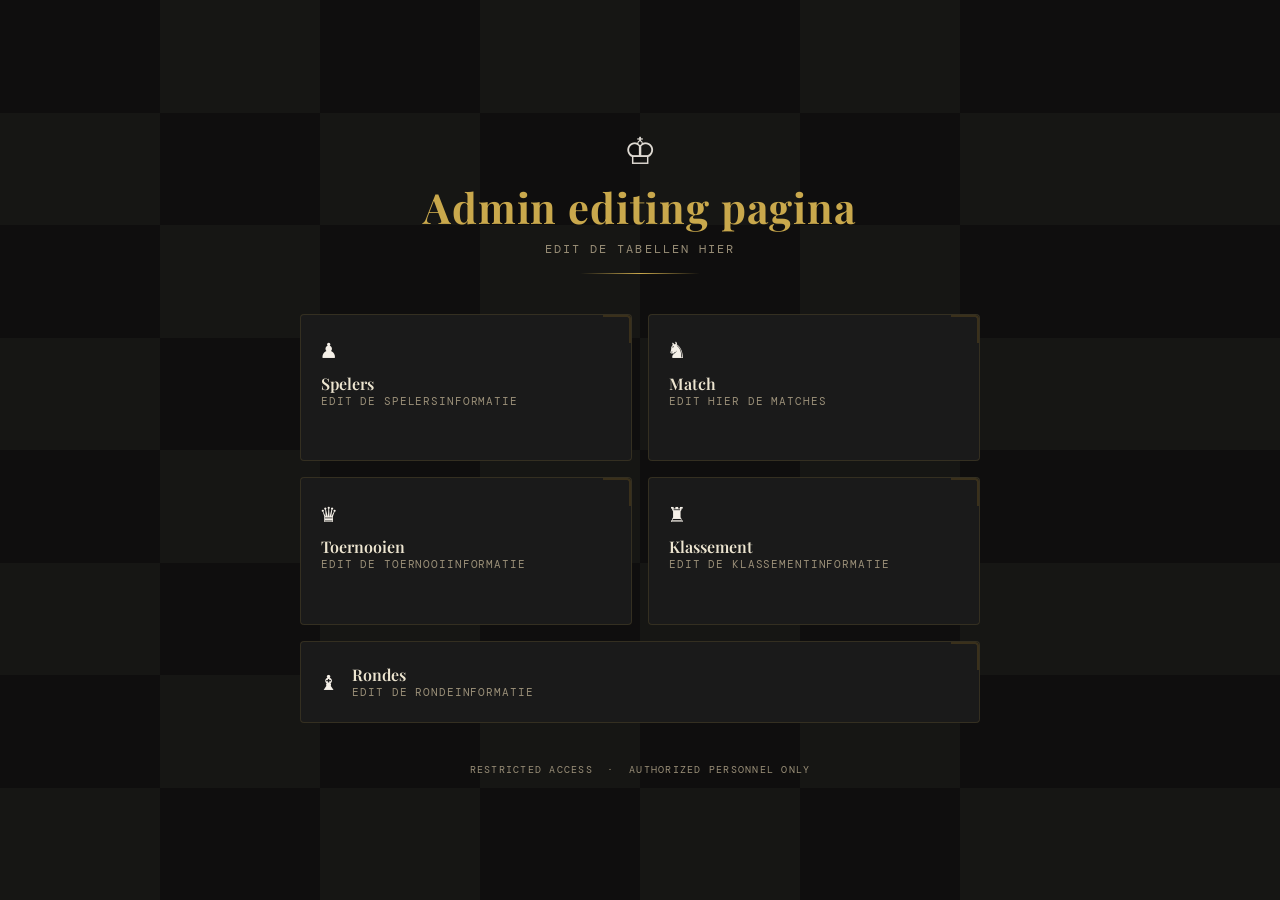
<file: admin-hub.html>
<!DOCTYPE html>
<html lang="en">
<head>
  <meta charset="UTF-8" />
  <meta name="viewport" content="width=device-width, initial-scale=1.0" />
  <title>Admin Editing — Chess Hub</title>
  <link href="https://fonts.googleapis.com/css2?family=Playfair+Display:wght@400;600;700&family=DM+Mono:wght@400;500&display=swap" rel="stylesheet" />
  <style>

    :root {
  --bg: #0c0b09; --bg2: #141210; --bg3: #1c1a16; --bg4: #242118;
  --gold: #c9a84c; --gold-dim: #6b5420; --cream: #ede5d0;
  --muted: #7a7160; --border: rgba(201,168,76,0.15);
  --border2: rgba(201,168,76,0.30); --nav-bg: rgba(12,11,9,0.95);
}
body.day, html.day body {
  --bg: #f5f0e8; --bg2: #ede5d0; --bg3: #e0d5be; --bg4: #d4c8b0;
  --gold: #7a5518; --gold-dim: #b8962a; --cream: #1c1a14;
  --muted: #6b5e44; --border: rgba(100,70,20,0.18);
  --border2: rgba(100,70,20,0.35); --nav-bg: rgba(245,240,232,0.97);
}


    *, *::before, *::after { box-sizing: border-box; margin: 0; padding: 0; }

    /* eigen variabelen voor admin-hub */
    :root {
      --dark: #0e0e0e;
      --dark2: #1a1a1a;
      --dark3: #242424;
      --white-sq: #d4c49a;
      --black-sq: #2c2416;
      --text: #f5f0e8;
      --text-dim: #9a8f78;
    }

    /* dag modus overrides voor admin-hub specifieke variabelen */
    body.day, html.day body {
      --dark: #f5f0e8;
      --dark2: #ede5d0;
      --dark3: #e0d5be;
      --text: #1c1a14;
      --text-dim: #6b5e44;
    }

    html, body {
      height: 100%;
      background: var(--dark);
      color: var(--text);
      font-family: 'DM Mono', monospace;
    }

    body {
      min-height: 100vh;
      display: flex;
      flex-direction: column;
      align-items: center;
      justify-content: center;
      padding: 2rem 1rem;
      position: relative;
      overflow-x: hidden;
    }

    /* Checkerboard background */
    .bg-board {
      position: fixed;
      inset: 0;
      display: grid;
      grid-template-columns: repeat(8, 1fr);
      grid-template-rows: repeat(8, 1fr);
      opacity: 0.045;
      pointer-events: none;
      z-index: 0;
    }
    .bg-board span:nth-child(odd) { background: var(--white-sq); }
    .bg-board span:nth-child(even) { background: var(--black-sq); }
    .bg-board span:nth-child(16n+2),.bg-board span:nth-child(16n+4),.bg-board span:nth-child(16n+6),.bg-board span:nth-child(16n+8),
    .bg-board span:nth-child(16n+9),.bg-board span:nth-child(16n+11),.bg-board span:nth-child(16n+13),.bg-board span:nth-child(16n+15) {
      background: var(--black-sq);
    }
    .bg-board span:nth-child(16n+1),.bg-board span:nth-child(16n+3),.bg-board span:nth-child(16n+5),.bg-board span:nth-child(16n+7),
    .bg-board span:nth-child(16n+10),.bg-board span:nth-child(16n+12),.bg-board span:nth-child(16n+14),.bg-board span:nth-child(16n+16) {
      background: var(--white-sq);
    }

    .container {
      position: relative;
      z-index: 1;
      width: 100%;
      max-width: 680px;
      display: flex;
      flex-direction: column;
      align-items: center;
      gap: 2.5rem;
    }

    /* Header */
    header {
      text-align: center;
      display: flex;
      flex-direction: column;
      align-items: center;
      gap: 0.75rem;
      animation: fadeDown 0.6s ease both;
    }

    .king-icon {
      font-size: 3rem;
      line-height: 1;
      opacity: 0.9;
      animation: pulse 4s ease-in-out infinite;
    }

    @keyframes pulse {
      0%, 100% { transform: translateY(0); }
      50% { transform: translateY(-4px); }
    }

    h1 {
      font-family: 'Playfair Display', serif;
      font-size: clamp(1.8rem, 5vw, 2.6rem);
      font-weight: 700;
      letter-spacing: 0.02em;
      color: var(--gold);
      line-height: 1.1;
    }

    .subtitle {
      font-size: 0.72rem;
      letter-spacing: 0.18em;
      color: var(--text-dim);
      text-transform: uppercase;
    }

    .divider {
      width: 120px;
      height: 1px;
      background: linear-gradient(90deg, transparent, var(--gold), transparent);
      margin-top: 0.25rem;
    }

    /* Buttons grid */
    .grid {
      display: grid;
      grid-template-columns: 1fr 1fr;
      gap: 1rem;
      width: 100%;
      animation: fadeUp 0.7s ease 0.15s both;
    }

    .btn-card {
      display: flex;
      flex-direction: column;
      align-items: flex-start;
      gap: 0.6rem;
      padding: 1.4rem 1.25rem;
      background: var(--dark2);
      border: 1px solid var(--border);
      border-radius: 4px;
      cursor: pointer;
      text-decoration: none;
      color: var(--text);
      position: relative;
      overflow: hidden;
      transition: border-color 0.2s, background 0.2s, transform 0.15s;
    }

    .btn-card::before {
      content: '';
      position: absolute;
      inset: 0;
      background: linear-gradient(135deg, rgba(200,168,75,0.06) 0%, transparent 60%);
      opacity: 0;
      transition: opacity 0.25s;
    }

    .btn-card:hover {
      border-color: var(--gold);
      background: var(--dark3);
      transform: translateY(-2px);
    }

    .btn-card:hover::before { opacity: 1; }

    .btn-card:active { transform: translateY(0) scale(0.99); }

    /* corner accent */
    .btn-card::after {
      content: '';
      position: absolute;
      top: 0; right: 0;
      width: 28px; height: 28px;
      border-top: 2px solid var(--gold-dim);
      border-right: 2px solid var(--gold-dim);
      border-top-right-radius: 4px;
      opacity: 0.4;
      transition: opacity 0.2s;
    }
    .btn-card:hover::after { opacity: 1; }

    .btn-card.wide {
      grid-column: 1 / -1;
      flex-direction: row;
      align-items: center;
      gap: 1rem;
    }

    .piece {
      font-size: 1.6rem;
      line-height: 1;
      flex-shrink: 0;
    }

    .btn-label {
      font-family: 'Playfair Display', serif;
      font-size: 1rem;
      font-weight: 600;
      color: var(--cream);
      margin: 0;
    }

    .btn-desc {
      font-size: 0.68rem;
      letter-spacing: 0.08em;
      color: var(--text-dim);
      text-transform: uppercase;
    }

    .arrow {
      margin-left: auto;
      font-size: 1rem;
      color: var(--gold);
      opacity: 0;
      transform: translateX(-6px);
      transition: opacity 0.2s, transform 0.2s;
      flex-shrink: 0;
    }
    .btn-card:hover .arrow { opacity: 1; transform: translateX(0); }

    /* stagger animation */
    .btn-card:nth-child(1) { animation: fadeUp 0.5s ease 0.2s both; }
    .btn-card:nth-child(2) { animation: fadeUp 0.5s ease 0.28s both; }
    .btn-card:nth-child(3) { animation: fadeUp 0.5s ease 0.36s both; }
    .btn-card:nth-child(4) { animation: fadeUp 0.5s ease 0.44s both; }
    .btn-card:nth-child(5) { animation: fadeUp 0.5s ease 0.52s both; }

    @keyframes fadeDown {
      from { opacity: 0; transform: translateY(-16px); }
      to   { opacity: 1; transform: translateY(0); }
    }

    @keyframes fadeUp {
      from { opacity: 0; transform: translateY(16px); }
      to   { opacity: 1; transform: translateY(0); }
    }

    footer {
      font-size: 0.65rem;
      letter-spacing: 0.12em;
      color: var(--text-dim);
      text-transform: uppercase;
      animation: fadeUp 0.5s ease 0.6s both;
    }
  </style>
  <script>
    // Thema onmiddellijk toepassen — gebruikt <html> want <body> bestaat nog niet
    (function() {
      if (localStorage.getItem('royal-gambit-theme') === 'day')
        document.documentElement.classList.add('day');
    })();
  </script>
</head>
<body>

  <div class="bg-board" aria-hidden="true">
    <script>
      (function(){
        var b = document.querySelector('.bg-board');
        for(var i=0;i<64;i++) b.appendChild(document.createElement('span'));
      })();
    </script>
  </div>

  <div class="container">

    <header>
      <div class="king-icon">♔</div>
      <h1>Admin editing pagina</h1>
      <p class="subtitle">Edit de tabellen hier</p>
      <div class="divider"></div>
    </header>

    <nav class="grid" aria-label="Admin editing pages">

      <a class="btn-card" href="spelers.html">
        <div class="piece">♟</div>
        <div>
          <p class="btn-label">Spelers</p>
          <p class="btn-desc">Edit de spelersinformatie</p>
        </div>
        <span class="arrow">→</span>
      </a>

      <a class="btn-card" href="spel.html">
        <div class="piece">♞</div>
        <div>
          <p class="btn-label">Match</p>
          <p class="btn-desc">Edit hier de matches</p>
        </div>
        <span class="arrow">→</span>
      </a>

      <a class="btn-card" href="toernooien.html">
        <div class="piece">♛</div>
        <div>
          <p class="btn-label">Toernooien</p>
          <p class="btn-desc">Edit de toernooiinformatie</p>
        </div>
        <span class="arrow">→</span>
      </a>

      <a class="btn-card" href="klassement.html">
        <div class="piece">♜</div>
        <div>
          <p class="btn-label">Klassement</p>
          <p class="btn-desc">Edit de klassementinformatie</p>
        </div>
        <span class="arrow">→</span>
      </a>

      <a class="btn-card wide" href="ronde.html">
        <div class="piece">♝</div>
        <div>
          <p class="btn-label">Rondes</p>
          <p class="btn-desc">Edit de rondeinformatie</p>
        </div>
        <span class="arrow">→</span>
      </a>

    </nav>

    <footer>Restricted access &nbsp;·&nbsp; Authorized personnel only</footer>

  </div>
  

</body>
</html>
</file>
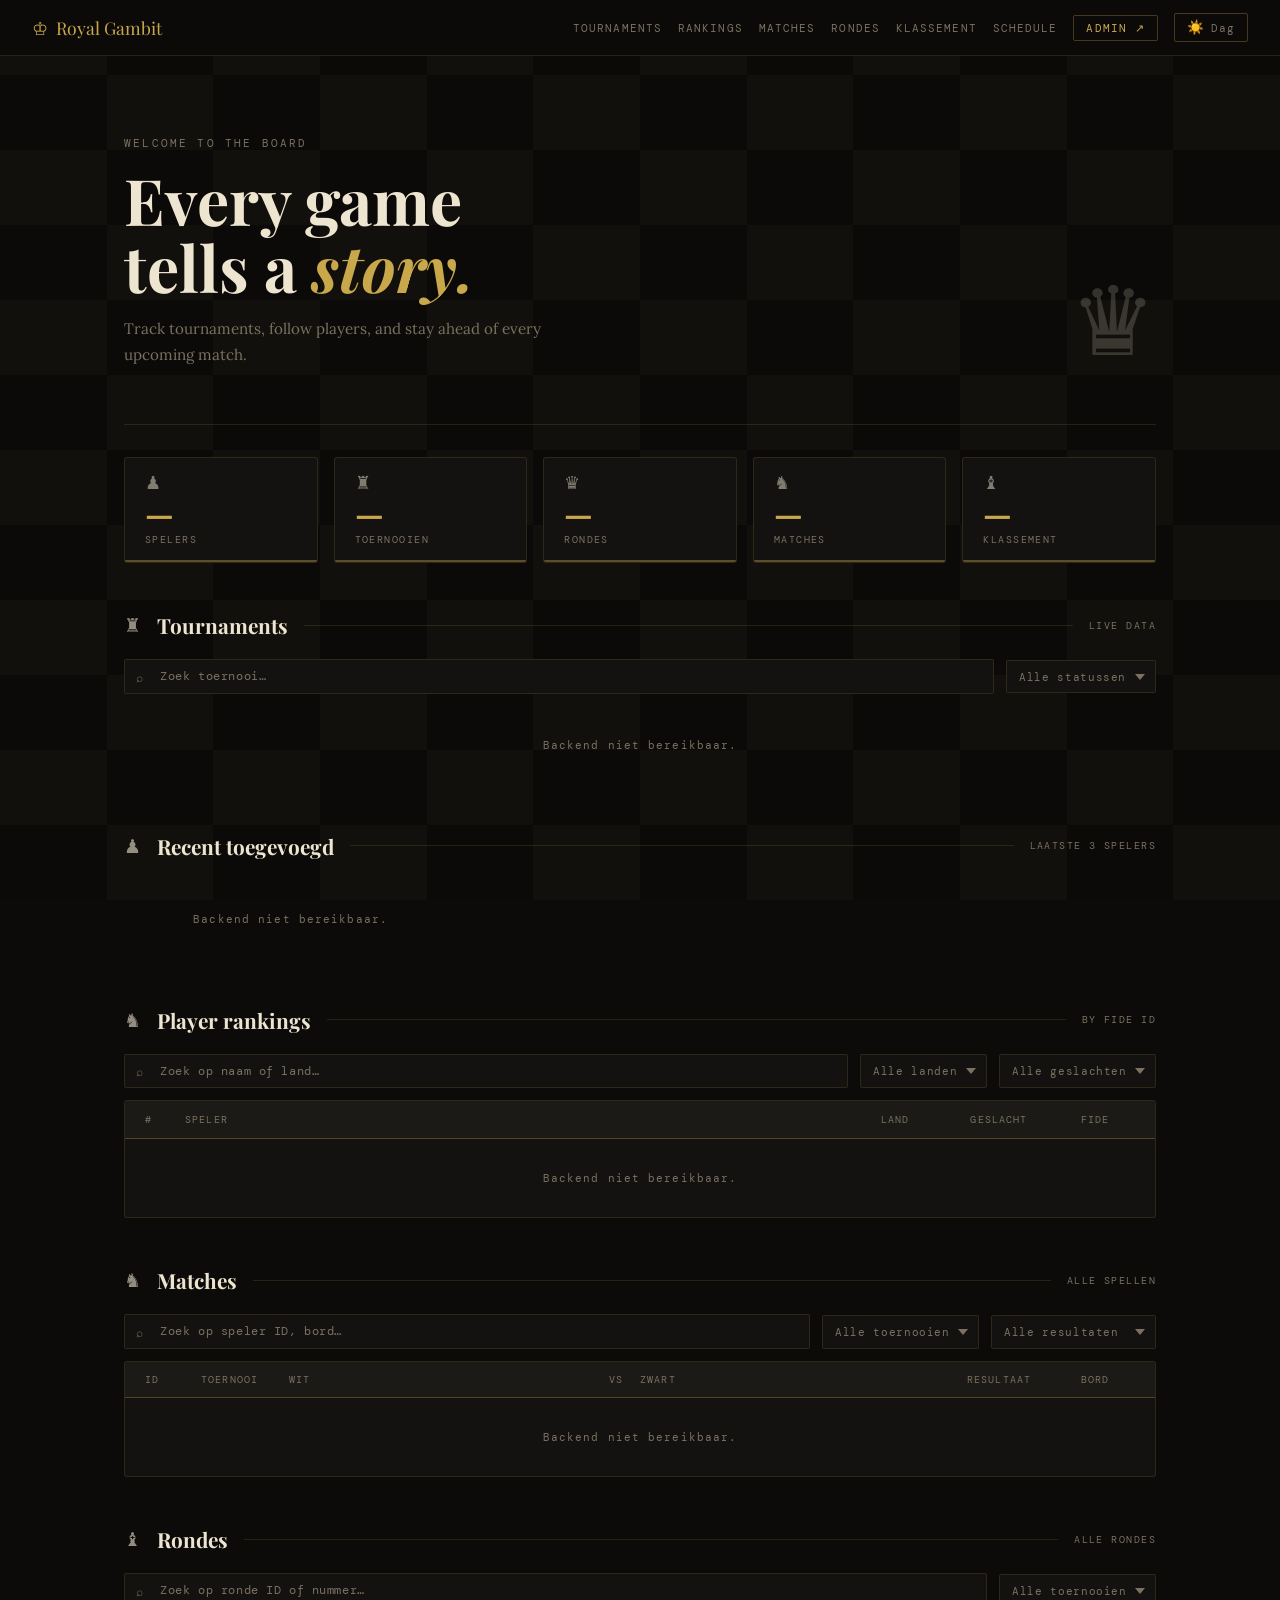
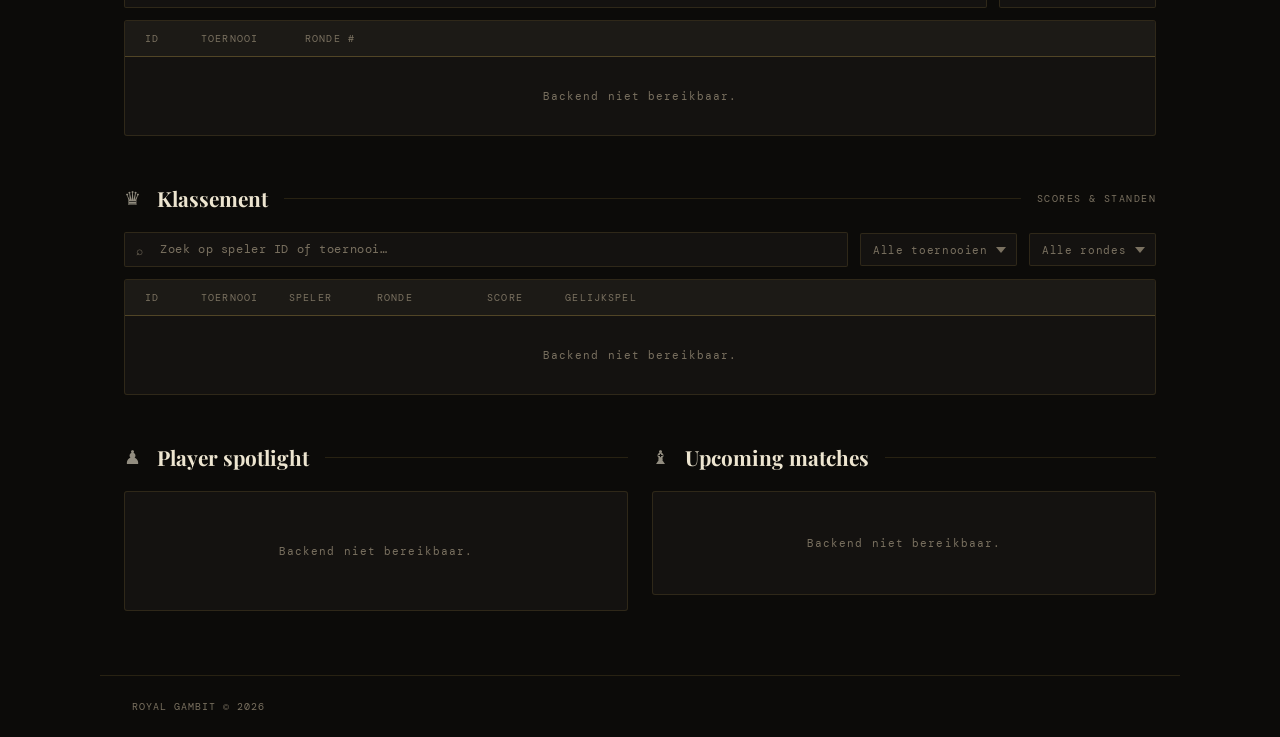
<file: home.html>
<!DOCTYPE html>
<html lang="en">
<head>
  <meta charset="UTF-8" />
  <meta name="viewport" content="width=device-width, initial-scale=1.0"/>
  <title>Royal Gambit</title>
  <link href="https://fonts.googleapis.com/css2?family=Playfair+Display:ital,wght@0,400;0,700;1,400&family=DM+Mono:wght@400;500&family=Lora:wght@400;500&display=swap" rel="stylesheet"/>
  <style>
    *, *::before, *::after { box-sizing: border-box; margin: 0; padding: 0; }

    :root {
      --bg:       #0c0b09;
      --bg2:      #141210;
      --bg3:      #1c1a16;
      --bg4:      #242118;
      --gold:     #c9a84c;
      --gold2:    #e8c97a;
      --gold-dim: #6b5420;
      --cream:    #ede5d0;
      --muted:    #7a7160;
      --border:   rgba(201,168,76,0.15);
      --border2:  rgba(201,168,76,0.30);
      --nav-bg:   rgba(12,11,9,0.95);
    }
    body.day {
      --bg:       #f5f0e8; --bg2: #ede5d0; --bg3: #e0d5be; --bg4: #d4c8b0;
      --gold:     #7a5518; --gold2: #9a7028; --gold-dim: #b8962a;
      --cream:    #1c1a14; --muted: #6b5e44;
      --border:   rgba(100,70,20,0.18); --border2: rgba(100,70,20,0.35);
      --nav-bg:   rgba(245,240,232,0.97);
    }

    html { scroll-behavior: smooth; }
    body { background: var(--bg); color: var(--cream); font-family: 'Lora', serif; min-height: 100vh; overflow-x: hidden; transition: background 0.35s ease, color 0.35s ease; }

    .board-bg { position: fixed; inset: 0; z-index: 0; pointer-events: none; display: grid; grid-template-columns: repeat(12,1fr); grid-template-rows: repeat(12,1fr); opacity: 0.03; }
    .board-bg span { display: block; }

    nav { position: sticky; top: 0; z-index: 100; background: var(--nav-bg); backdrop-filter: blur(8px); border-bottom: 1px solid var(--border); display: flex; align-items: center; justify-content: space-between; padding: 0 2rem; height: 56px; transition: background 0.35s ease, border-color 0.35s ease; }
    .nav-logo { font-family: 'Playfair Display', serif; font-size: 1.1rem; color: var(--gold); display: flex; align-items: center; gap: 0.5rem; text-decoration: none; }
    .nav-links { display: flex; gap: 1rem; align-items: center; flex-wrap: wrap; }
    .nav-links a { font-family: 'DM Mono', monospace; font-size: 0.68rem; letter-spacing: 0.1em; text-transform: uppercase; color: var(--muted); text-decoration: none; transition: color 0.2s; }
    .nav-links a:hover { color: var(--gold); }
    .nav-admin { color: var(--gold) !important; border: 1px solid var(--border2); padding: 5px 12px; border-radius: 2px; transition: background 0.2s, color 0.2s !important; }
    .nav-admin:hover { background: var(--gold); color: var(--bg) !important; }
    .theme-toggle { background: none; border: 1px solid var(--border2); border-radius: 2px; padding: 5px 12px; cursor: pointer; font-family: 'DM Mono', monospace; font-size: 0.68rem; letter-spacing: 0.08em; color: var(--muted); transition: all 0.2s; display: flex; align-items: center; gap: 0.4rem; }
    .theme-toggle:hover { border-color: var(--gold); color: var(--gold); }
    .theme-toggle .icon { font-size: 0.85rem; }

    .page { position: relative; z-index: 1; max-width: 1080px; margin: 0 auto; padding: 0 1.5rem 4rem; }

    .hero { padding: 5rem 0 3.5rem; display: grid; grid-template-columns: 1fr auto; gap: 2rem; align-items: end; border-bottom: 1px solid var(--border); animation: fadeUp 0.7s ease both; }
    .hero-eyebrow { font-family: 'DM Mono', monospace; font-size: 0.68rem; letter-spacing: 0.2em; text-transform: uppercase; color: var(--muted); margin-bottom: 1rem; }
    .hero h1 { font-family: 'Playfair Display', serif; font-size: clamp(2.4rem, 6vw, 4rem); font-weight: 700; line-height: 1.05; color: var(--cream); }
    .hero h1 em { font-style: italic; color: var(--gold); }
    .hero-sub { margin-top: 1rem; font-size: 0.95rem; color: var(--muted); max-width: 420px; line-height: 1.7; }
    .hero-piece { font-size: 6rem; line-height: 1; opacity: 0.18; user-select: none; animation: floatPiece 6s ease-in-out infinite; }
    @keyframes floatPiece { 0%,100% { transform: translateY(0) rotate(-3deg); } 50% { transform: translateY(-12px) rotate(3deg); } }

    .sec-head { display: flex; align-items: center; gap: 1rem; margin: 3rem 0 1.25rem; }
    .sec-head h2 { font-family: 'Playfair Display', serif; font-size: 1.3rem; font-weight: 700; color: var(--cream); white-space: nowrap; }
    .sec-head .piece-sm { font-size: 1.2rem; opacity: 0.6; }
    .sec-line { flex: 1; height: 1px; background: var(--border); }
    .sec-label { font-family: 'DM Mono', monospace; font-size: 0.6rem; letter-spacing: 0.15em; text-transform: uppercase; color: var(--muted); white-space: nowrap; }

    .card { background: var(--bg2); border: 1px solid var(--border); border-radius: 3px; padding: 1.25rem 1.5rem; transition: border-color 0.2s, background 0.35s ease; }
    .card:hover { border-color: var(--border2); }

    /* ── STATS BAR (5 blokjes) ── */
    .stats-bar { display: grid; grid-template-columns: repeat(5,1fr); gap: 1rem; margin: 2rem 0 0; animation: fadeUp 0.6s ease 0.08s both; }
    @media (max-width: 750px) { .stats-bar { grid-template-columns: repeat(3,1fr); } }
    @media (max-width: 420px) { .stats-bar { grid-template-columns: repeat(2,1fr); } }
    .stat-block { background: var(--bg2); border: 1px solid var(--border); border-radius: 3px; padding: 1rem 1.25rem; display: flex; flex-direction: column; gap: 0.25rem; position: relative; overflow: hidden; transition: border-color 0.2s, background 0.35s ease; }
    .stat-block::after { content: ''; position: absolute; bottom: 0; left: 0; right: 0; height: 2px; background: var(--gold); opacity: 0.4; transition: opacity 0.2s; }
    .stat-block:hover { border-color: var(--border2); }
    .stat-block:hover::after { opacity: 0.85; }
    .stat-piece { font-size: 1.1rem; opacity: 0.5; line-height: 1; margin-bottom: 0.1rem; }
    .stat-num { font-family: 'Playfair Display', serif; font-size: 2rem; font-weight: 700; color: var(--gold); line-height: 1; }
    .stat-label { font-family: 'DM Mono', monospace; font-size: 0.6rem; letter-spacing: 0.15em; text-transform: uppercase; color: var(--muted); }

    /* ── TOURNAMENTS ── */
    .tournaments { display: grid; grid-template-columns: repeat(auto-fit, minmax(220px,1fr)); gap: 1rem; }
    .t-card { background: var(--bg3); border: 1px solid var(--border); border-radius: 3px; padding: 1.25rem; position: relative; overflow: hidden; transition: border-color 0.2s, transform 0.2s, background 0.35s ease; }
    .t-card:hover { border-color: var(--gold-dim); transform: translateY(-2px); }
    .t-card::before { content: ''; position: absolute; top: 0; left: 0; right: 0; height: 2px; background: var(--gold); opacity: 0.5; }
    .t-status { font-family: 'DM Mono', monospace; font-size: 0.6rem; letter-spacing: 0.12em; text-transform: uppercase; padding: 3px 8px; border-radius: 2px; display: inline-block; margin-bottom: 0.75rem; }
    .t-status.active   { background: rgba(201,168,76,0.12); color: var(--gold); border: 1px solid var(--gold-dim); }
    .t-status.upcoming { background: rgba(122,113,96,0.15); color: var(--muted); border: 1px solid rgba(122,113,96,0.3); }
    .t-status.finished { background: rgba(28,26,22,0.08); color: var(--muted); border: 1px solid var(--border); }
    .t-name { font-family: 'Playfair Display', serif; font-size: 1rem; font-weight: 700; color: var(--cream); margin-bottom: 0.35rem; }
    .t-meta { font-family: 'DM Mono', monospace; font-size: 0.65rem; color: var(--muted); letter-spacing: 0.06em; line-height: 1.8; }

    /* ── RECENT SPELERS ── */
    .recent-grid { display: grid; grid-template-columns: repeat(3,1fr); gap: 1rem; }
    @media (max-width: 640px) { .recent-grid { grid-template-columns: 1fr; } }
    .recent-card { background: var(--bg2); border: 1px solid var(--border); border-radius: 3px; padding: 1.1rem 1.25rem; display: flex; align-items: center; gap: 0.85rem; transition: border-color 0.2s, transform 0.2s, background 0.35s ease; }
    .recent-card:hover { border-color: var(--border2); transform: translateY(-2px); }
    .recent-avatar { width: 42px; height: 42px; border-radius: 50%; background: var(--bg4); border: 1px solid var(--border2); display: flex; align-items: center; justify-content: center; font-size: 0.85rem; font-family: 'DM Mono', monospace; color: var(--gold); flex-shrink: 0; }
    .recent-info { min-width: 0; }
    .recent-name { font-family: 'Lora', serif; font-size: 0.9rem; color: var(--cream); white-space: nowrap; overflow: hidden; text-overflow: ellipsis; }
    .recent-meta { font-family: 'DM Mono', monospace; font-size: 0.62rem; color: var(--muted); letter-spacing: 0.06em; margin-top: 2px; }
    .recent-badge { font-family: 'DM Mono', monospace; font-size: 0.55rem; letter-spacing: 0.1em; text-transform: uppercase; color: var(--gold); border: 1px solid var(--gold-dim); padding: 2px 6px; border-radius: 2px; background: rgba(201,168,76,0.07); margin-top: 4px; display: inline-block; }

    /* ── CONTROLS ── */
    .lb-controls { display: flex; gap: 0.75rem; margin-bottom: 0.75rem; flex-wrap: wrap; align-items: center; }
    .lb-search-wrap { position: relative; flex: 1; min-width: 180px; }
    .lb-search-wrap .search-icon { position: absolute; left: 0.75rem; top: 50%; transform: translateY(-50%); font-size: 0.75rem; color: var(--muted); pointer-events: none; }
    .lb-search { width: 100%; background: var(--bg2); border: 1px solid var(--border); border-radius: 2px; padding: 0.55rem 0.75rem 0.55rem 2.2rem; font-family: 'DM Mono', monospace; font-size: 0.72rem; letter-spacing: 0.05em; color: var(--cream); outline: none; transition: border-color 0.2s, background 0.35s ease; }
    .lb-search::placeholder { color: var(--muted); }
    .lb-search:focus { border-color: var(--gold-dim); background: var(--bg3); }
    .lb-filter { background: var(--bg2); border: 1px solid var(--border); border-radius: 2px; padding: 0.55rem 0.75rem; font-family: 'DM Mono', monospace; font-size: 0.68rem; letter-spacing: 0.06em; color: var(--muted); outline: none; cursor: pointer; transition: border-color 0.2s, color 0.2s, background 0.35s ease; appearance: none; -webkit-appearance: none; background-image: url("data:image/svg+xml,%3Csvg xmlns='http://www.w3.org/2000/svg' width='10' height='6'%3E%3Cpath d='M0 0l5 6 5-6z' fill='%237a7160'/%3E%3C/svg%3E"); background-repeat: no-repeat; background-position: right 0.6rem center; padding-right: 1.75rem; }
    .lb-filter:focus, .lb-filter:hover { border-color: var(--gold-dim); color: var(--cream); }
    .lb-filter option { background: var(--bg2); color: var(--cream); }

    /* ── PLAYER LEADERBOARD ── */
    .leaderboard { overflow: hidden; }
    .lb-row { display: grid; grid-template-columns: 2rem 1fr 6rem 6rem 5rem; gap: 0.5rem; align-items: center; padding: 0.75rem 1.25rem; border-bottom: 1px solid var(--border); transition: background 0.15s; }
    .lb-row:last-child { border-bottom: none; }
    .lb-row:hover { background: var(--bg3); }
    .lb-row.header { background: var(--bg3); border-bottom: 1px solid var(--border2); }
    .lb-row.header span { font-family: 'DM Mono', monospace; font-size: 0.6rem; letter-spacing: 0.12em; text-transform: uppercase; color: var(--muted); }
    .lb-rank { font-family: 'DM Mono', monospace; font-size: 0.75rem; color: var(--muted); text-align: center; }
    .lb-rank.gold   { color: var(--gold); font-weight: 500; }
    .lb-rank.silver { color: #a0a0a0; }
    .lb-rank.bronze { color: #cd7f32; }
    .lb-name { font-family: 'Lora', serif; font-size: 0.9rem; color: var(--cream); display: flex; align-items: center; gap: 0.5rem; }
    .lb-avatar { width: 28px; height: 28px; border-radius: 50%; background: var(--bg4); border: 1px solid var(--border); display: flex; align-items: center; justify-content: center; font-size: 0.7rem; color: var(--gold); font-family: 'DM Mono', monospace; flex-shrink: 0; }
    .lb-val { font-family: 'DM Mono', monospace; font-size: 0.75rem; color: var(--cream); text-align: center; overflow: hidden; text-overflow: ellipsis; white-space: nowrap; }
    .lb-elo { font-family: 'DM Mono', monospace; font-size: 0.78rem; color: var(--gold); text-align: center; font-weight: 500; }

    /* ── GENERIC DATA TABLE ── */
    .data-table { overflow: hidden; }
    .dt-row { display: grid; align-items: center; padding: 0.7rem 1.25rem; border-bottom: 1px solid var(--border); transition: background 0.15s; gap: 0.5rem; }
    .dt-row:last-child { border-bottom: none; }
    .dt-row:hover { background: var(--bg3); }
    .dt-row.header { background: var(--bg3); border-bottom: 1px solid var(--border2); }
    .dt-row.header span { font-family: 'DM Mono', monospace; font-size: 0.6rem; letter-spacing: 0.12em; text-transform: uppercase; color: var(--muted); }
    .dt-cell { font-family: 'DM Mono', monospace; font-size: 0.75rem; color: var(--cream); overflow: hidden; text-overflow: ellipsis; white-space: nowrap; }
    .dt-cell.accent { color: var(--gold); font-weight: 500; }
    .dt-cell.muted  { color: var(--muted); }
    .dt-badge { font-family: 'DM Mono', monospace; font-size: 0.58rem; letter-spacing: 0.1em; text-transform: uppercase; padding: 2px 7px; border-radius: 2px; display: inline-block; }
    .dt-badge.win  { background: rgba(201,168,76,0.12); color: var(--gold); border: 1px solid var(--gold-dim); }
    .dt-badge.draw { background: rgba(122,113,96,0.15); color: var(--muted); border: 1px solid rgba(122,113,96,0.3); }
    .dt-badge.loss { background: rgba(28,26,22,0.1); color: var(--muted); border: 1px solid var(--border); }

    /* column layouts */
    .matches-row { grid-template-columns: 3rem 5rem 1fr 2rem 1fr 6rem 5rem; }
    .rondes-row  { grid-template-columns: 3rem 6rem 6rem; }
    .klass-row   { grid-template-columns: 3rem 5rem 5rem 5rem 5rem 6rem; }

    /* ── LOADING ── */
    .lb-loading { padding: 2rem; text-align: center; font-family: 'DM Mono', monospace; font-size: 0.7rem; color: var(--muted); letter-spacing: 0.1em; }
    .lb-loading span { display: inline-block; animation: pulse 1.2s ease-in-out infinite; }
    @keyframes pulse { 0%,100% { opacity: 0.4; } 50% { opacity: 1; } }

    /* ── BOTTOM GRID ── */
    .bottom-grid { display: grid; grid-template-columns: 1fr 1fr; gap: 1.5rem; }
    @media (max-width: 640px) { .bottom-grid { grid-template-columns: 1fr; } }

    .spotlight { display: flex; flex-direction: column; gap: 1rem; }
    .spotlight-header { display: flex; gap: 1rem; align-items: center; }
    .spotlight-avatar { width: 56px; height: 56px; border-radius: 50%; background: var(--bg4); border: 2px solid var(--gold-dim); display: flex; align-items: center; justify-content: center; font-size: 1.1rem; font-family: 'DM Mono', monospace; color: var(--gold); flex-shrink: 0; }
    .spotlight-name { font-family: 'Playfair Display', serif; font-size: 1.1rem; font-weight: 700; color: var(--cream); }
    .spotlight-title { font-family: 'DM Mono', monospace; font-size: 0.62rem; letter-spacing: 0.1em; text-transform: uppercase; color: var(--gold); margin-top: 2px; }
    .spotlight-stats { display: grid; grid-template-columns: 1fr 1fr 1fr; gap: 0.5rem; }
    .sp-stat { background: var(--bg3); border: 1px solid var(--border); border-radius: 3px; padding: 0.6rem 0.5rem; text-align: center; transition: background 0.35s ease; }
    .sp-stat-val { font-family: 'DM Mono', monospace; font-size: 1rem; font-weight: 500; color: var(--gold); }
    .sp-stat-label { font-family: 'DM Mono', monospace; font-size: 0.58rem; letter-spacing: 0.08em; text-transform: uppercase; color: var(--muted); margin-top: 3px; }
    .sp-quote { font-style: italic; font-size: 0.85rem; color: var(--muted); border-left: 2px solid var(--gold-dim); padding-left: 0.75rem; line-height: 1.6; }

    .match-list { display: flex; flex-direction: column; gap: 0.6rem; }
    .match-row { background: var(--bg3); border: 1px solid var(--border); border-radius: 3px; padding: 0.75rem 1rem; display: grid; grid-template-columns: 1fr auto 1fr auto; align-items: center; gap: 0.5rem; transition: border-color 0.2s, background 0.35s ease; }
    .match-row:hover { border-color: var(--border2); }
    .match-player { font-family: 'Lora', serif; font-size: 0.85rem; color: var(--cream); }
    .match-player.right { text-align: right; }
    .match-vs { font-family: 'DM Mono', monospace; font-size: 0.6rem; color: var(--muted); text-align: center; letter-spacing: 0.1em; }
    .match-date { font-family: 'DM Mono', monospace; font-size: 0.6rem; color: var(--gold); letter-spacing: 0.06em; white-space: nowrap; }

    footer { position: relative; z-index: 1; border-top: 1px solid var(--border); padding: 1.5rem 2rem; display: flex; justify-content: space-between; align-items: center; max-width: 1080px; margin: 0 auto; }
    footer span { font-family: 'DM Mono', monospace; font-size: 0.62rem; letter-spacing: 0.1em; text-transform: uppercase; color: var(--muted); }
    footer a { font-family: 'DM Mono', monospace; font-size: 0.62rem; letter-spacing: 0.1em; text-transform: uppercase; color: var(--gold); text-decoration: none; }

    @keyframes fadeUp { from { opacity: 0; transform: translateY(20px); } to { opacity: 1; transform: translateY(0); } }
    .anim { animation: fadeUp 0.6s ease both; }
    .anim-1 { animation-delay: 0.1s; } .anim-2 { animation-delay: 0.2s; } .anim-3 { animation-delay: 0.3s; } .anim-4 { animation-delay: 0.35s; } .anim-5 { animation-delay: 0.4s; }
    .lb-row.data-row, .dt-row.data-row { animation: fadeUp 0.4s ease both; }
  </style>
</head>
<body>

  <div class="board-bg" aria-hidden="true" id="board"></div>

  <nav>
    <a href="index.html" class="nav-logo">♔ <span>Royal Gambit</span></a>
    <div class="nav-links">
      <a href="#tournaments">Tournaments</a>
      <a href="#rankings">Rankings</a>
      <a href="#matches">Matches</a>
      <a href="#rondes">Rondes</a>
      <a href="#klassement">Klassement</a>
      <a href="#upcoming">Schedule</a>
      <a href="admin-login.html" class="nav-admin">Admin ↗</a>
      <button class="theme-toggle" id="theme-toggle">
        <span class="icon" id="theme-icon">☀️</span>
        <span id="theme-label">Dag</span>
      </button>
    </div>
  </nav>

  <main class="page">

    <section class="hero">
      <div>
        <p class="hero-eyebrow">Welcome to the board</p>
        <h1>Every game<br>tells a <em>story.</em></h1>
        <p class="hero-sub">Track tournaments, follow players, and stay ahead of every upcoming match.</p>
      </div>
      <div class="hero-piece" aria-hidden="true">♛</div>
    </section>

    <!-- ── 5 STAT BLOKJES ── -->
    <div class="stats-bar">
      <div class="stat-block"><span class="stat-piece">♟</span><span class="stat-num" id="stat-spelers">—</span><span class="stat-label">Spelers</span></div>
      <div class="stat-block"><span class="stat-piece">♜</span><span class="stat-num" id="stat-toernooien">—</span><span class="stat-label">Toernooien</span></div>
      <div class="stat-block"><span class="stat-piece">♛</span><span class="stat-num" id="stat-rondes">—</span><span class="stat-label">Rondes</span></div>
      <div class="stat-block"><span class="stat-piece">♞</span><span class="stat-num" id="stat-matches">—</span><span class="stat-label">Matches</span></div>
      <div class="stat-block"><span class="stat-piece">♝</span><span class="stat-num" id="stat-klassement">—</span><span class="stat-label">Klassement</span></div>
    </div>

    <!-- ── TOURNAMENTS (live DB) ── -->
    <section id="tournaments" class="anim anim-1">
      <div class="sec-head">
        <span class="piece-sm">♜</span>
        <h2>Tournaments</h2>
        <div class="sec-line"></div>
        <span class="sec-label">Live data</span>
      </div>
      <div class="lb-controls">
        <div class="lb-search-wrap">
          <span class="search-icon">⌕</span>
          <input class="lb-search" id="toernooi-search" type="text" placeholder="Zoek toernooi…" autocomplete="off">
        </div>
        <select class="lb-filter" id="toernooi-filter-status">
          <option value="">Alle statussen</option>
          <option value="active">Actief</option>
          <option value="upcoming">Upcoming</option>
          <option value="finished">Afgelopen</option>
        </select>
      </div>
      <div class="tournaments" id="tournaments-grid">
        <div class="lb-loading" style="grid-column:1/-1;"><span>Toernooien laden…</span></div>
      </div>
    </section>

    <!-- ── RECENT SPELERS ── -->
    <section id="recent-players" class="anim anim-2">
      <div class="sec-head">
        <span class="piece-sm">♟</span>
        <h2>Recent toegevoegd</h2>
        <div class="sec-line"></div>
        <span class="sec-label">laatste 3 spelers</span>
      </div>
      <div class="recent-grid" id="recent-grid">
        <div class="lb-loading" style="grid-column:1/-1;"><span>Laden…</span></div>
      </div>
    </section>

    <!-- ── PLAYER RANKINGS ── -->
    <section id="rankings" class="anim anim-2">
      <div class="sec-head">
        <span class="piece-sm">♞</span>
        <h2>Player rankings</h2>
        <div class="sec-line"></div>
        <span class="sec-label">by FIDE ID</span>
      </div>
      <div class="lb-controls">
        <div class="lb-search-wrap">
          <span class="search-icon">⌕</span>
          <input class="lb-search" id="lb-search" type="text" placeholder="Zoek op naam of land…" autocomplete="off">
        </div>
        <select class="lb-filter" id="filter-land"><option value="">Alle landen</option></select>
        <select class="lb-filter" id="filter-geslacht">
          <option value="">Alle geslachten</option>
          <option value="M">Man</option>
          <option value="V">Vrouw</option>
        </select>
      </div>
      <div class="card leaderboard" style="padding:0;">
        <div class="lb-row header">
          <span>#</span><span>Speler</span>
          <span style="text-align:center;">Land</span>
          <span style="text-align:center;">Geslacht</span>
          <span style="text-align:center;">FIDE</span>
        </div>
        <div id="leaderboard-body"><div class="lb-loading"><span>Spelers laden…</span></div></div>
      </div>
    </section>

    <!-- ── MATCHES (Spel tabel) ── -->
    <section id="matches" class="anim anim-3">
      <div class="sec-head">
        <span class="piece-sm">♞</span>
        <h2>Matches</h2>
        <div class="sec-line"></div>
        <span class="sec-label">alle spellen</span>
      </div>
      <div class="lb-controls">
        <div class="lb-search-wrap">
          <span class="search-icon">⌕</span>
          <input class="lb-search" id="match-search" type="text" placeholder="Zoek op speler ID, bord…" autocomplete="off">
        </div>
        <select class="lb-filter" id="match-filter-toernooi"><option value="">Alle toernooien</option></select>
        <select class="lb-filter" id="match-filter-resultaat">
          <option value="">Alle resultaten</option>
          <option value="1-0">1-0 (Wit wint)</option>
          <option value="0-1">0-1 (Zwart wint)</option>
          <option value="½-½">½-½ (Remise)</option>
        </select>
      </div>
      <div class="card data-table" style="padding:0;">
        <div class="dt-row matches-row header">
          <span>ID</span><span>Toernooi</span><span>Wit</span>
          <span style="text-align:center;">vs</span><span>Zwart</span>
          <span style="text-align:center;">Resultaat</span><span style="text-align:center;">Bord</span>
        </div>
        <div id="matches-body"><div class="lb-loading"><span>Matches laden…</span></div></div>
      </div>
    </section>

    <!-- ── RONDES ── -->
    <section id="rondes" class="anim anim-4">
      <div class="sec-head">
        <span class="piece-sm">♝</span>
        <h2>Rondes</h2>
        <div class="sec-line"></div>
        <span class="sec-label">alle rondes</span>
      </div>
      <div class="lb-controls">
        <div class="lb-search-wrap">
          <span class="search-icon">⌕</span>
          <input class="lb-search" id="ronde-search" type="text" placeholder="Zoek op ronde ID of nummer…" autocomplete="off">
        </div>
        <select class="lb-filter" id="ronde-filter-toernooi"><option value="">Alle toernooien</option></select>
      </div>
      <div class="card data-table" style="padding:0;">
        <div class="dt-row rondes-row header">
          <span>ID</span><span>Toernooi</span><span>Ronde #</span>
        </div>
        <div id="rondes-body"><div class="lb-loading"><span>Rondes laden…</span></div></div>
      </div>
    </section>

    <!-- ── KLASSEMENT ── -->
    <section id="klassement" class="anim anim-5">
      <div class="sec-head">
        <span class="piece-sm">♛</span>
        <h2>Klassement</h2>
        <div class="sec-line"></div>
        <span class="sec-label">scores &amp; standen</span>
      </div>
      <div class="lb-controls">
        <div class="lb-search-wrap">
          <span class="search-icon">⌕</span>
          <input class="lb-search" id="klass-search" type="text" placeholder="Zoek op speler ID of toernooi…" autocomplete="off">
        </div>
        <select class="lb-filter" id="klass-filter-toernooi"><option value="">Alle toernooien</option></select>
        <select class="lb-filter" id="klass-filter-ronde"><option value="">Alle rondes</option></select>
      </div>
      <div class="card data-table" style="padding:0;">
        <div class="dt-row klass-row header">
          <span>ID</span><span>Toernooi</span><span>Speler</span>
          <span>Ronde</span><span style="text-align:center;">Score</span><span style="text-align:center;">Gelijkspel</span>
        </div>
        <div id="klassement-body"><div class="lb-loading"><span>Klassement laden…</span></div></div>
      </div>
    </section>

    <!-- ── BOTTOM: SPOTLIGHT + UPCOMING ── -->
    <div class="bottom-grid anim anim-3">
      <section id="spotlight">
        <div class="sec-head"><span class="piece-sm">♟</span><h2>Player spotlight</h2><div class="sec-line"></div></div>
        <div class="card spotlight" id="spotlight-card"><div class="lb-loading"><span>Loading…</span></div></div>
      </section>
      <section id="upcoming">
        <div class="sec-head"><span class="piece-sm">♝</span><h2>Upcoming matches</h2><div class="sec-line"></div></div>
        <div class="card" style="padding:0.75rem;">
          <div class="match-list" id="match-list"><div class="lb-loading"><span>Loading…</span></div></div>
        </div>
      </section>
    </div>

  </main>

  <footer>
    <span>Royal Gambit &copy; 2026</span>
  </footer>

  <script>
    // ── CHECKERBOARD ──
    const board = document.getElementById('board');
    for (let r = 0; r < 12; r++)
      for (let c = 0; c < 12; c++) {
        const sq = document.createElement('span');
        sq.style.background = (r + c) % 2 === 0 ? '#c8b48a' : '#1e1a12';
        board.appendChild(sq);
      }

    // ── THEME ──
    function applyTheme(theme) {
      document.body.classList.toggle('day', theme === 'day');
      document.getElementById('theme-icon').textContent  = theme === 'day' ? '🌙' : '☀️';
      document.getElementById('theme-label').textContent = theme === 'day' ? 'Nacht' : 'Dag';
      localStorage.setItem('royal-gambit-theme', theme);
    }
    applyTheme(localStorage.getItem('royal-gambit-theme') || 'night');
    document.getElementById('theme-toggle').addEventListener('click', () =>
      applyTheme(document.body.classList.contains('day') ? 'night' : 'day'));

    // ── HELPERS ──
    const BASE = 'http://localhost:5080/api';
    const rankClass = ['gold','silver','bronze'];

    function getInitials(v, a) { return (v?v[0].toUpperCase():'') + (a?a[0].toUpperCase():''); }

    function animateCount(id, target) {
      const el = document.getElementById(id); if (!el) return;
      let start = 0;
      const step = ts => {
        if (!start) start = ts;
        const p = Math.min((ts - start) / 900, 1);
        el.textContent = Math.round((1 - Math.pow(1-p,3)) * target);
        if (p < 1) requestAnimationFrame(step);
      };
      requestAnimationFrame(step);
    }

    function noData(id, msg) {
      const el = document.getElementById(id);
      if (el) el.innerHTML = `<div class="lb-loading"><span>${msg||'Geen data.'}</span></div>`;
    }

    function addOptions(selId, items) {
      // items: [{value, label}]
      const sel = document.getElementById(selId); if (!sel) return;
      items.forEach(({value, label}) => {
        const opt = document.createElement('option');
        opt.value = value; opt.textContent = label;
        sel.appendChild(opt);
      });
    }

    // ════════════════════════════════
    // SPELERS
    // ════════════════════════════════
    let allPlayers = [];

    function renderLeaderboard(data) {
      const body = document.getElementById('leaderboard-body');
      body.innerHTML = '';
      if (!data.length) { noData('leaderboard-body','Geen spelers gevonden.'); return; }
      data.forEach((s,i) => {
        const row = document.createElement('div');
        row.className = 'lb-row data-row';
        row.style.animationDelay = `${i*0.04}s`;
        const naam = `${s.voornaam||''} ${s.achternaam||''}`.trim();
        row.innerHTML = `
          <div class="lb-rank ${rankClass[i]||''}">${i+1}</div>
          <div class="lb-name"><div class="lb-avatar">${getInitials(s.voornaam,s.achternaam)}</div>${naam}</div>
          <div class="lb-val">${s.land||'—'}</div>
          <div class="lb-val">${s.geslacht||'—'}</div>
          <div class="lb-elo">${s.fideId||'—'}</div>`;
        body.appendChild(row);
      });
    }

    function applySpelerFilters() {
      const q  = document.getElementById('lb-search').value.toLowerCase().trim();
      const la = document.getElementById('filter-land').value;
      const ge = document.getElementById('filter-geslacht').value;
      let f = allPlayers;
      if (q)  f = f.filter(s => (`${s.voornaam||''} ${s.achternaam||''}`).toLowerCase().includes(q) || (s.land||'').toLowerCase().includes(q));
      if (la) f = f.filter(s => (s.land||'') === la);
      if (ge) f = f.filter(s => (s.geslacht||'') === ge);
      renderLeaderboard(f);
    }

    function loadSpelers() {
      fetch(`${BASE}/Speler`)
        .then(r => { if(!r.ok) throw 0; return r.json(); })
        .then(data => {
          if (!data.length) { ['leaderboard-body','recent-grid','spotlight-card','match-list'].forEach(id => noData(id,'Geen spelers.')); return; }
          animateCount('stat-spelers', data.length);

          // Recent spelers
          const recent = [...data].reverse().slice(0,3);
          const grid = document.getElementById('recent-grid'); grid.innerHTML = '';
          recent.forEach(s => {
            const naam = `${s.voornaam||''} ${s.achternaam||''}`.trim();
            const c = document.createElement('div'); c.className = 'recent-card';
            c.innerHTML = `<div class="recent-avatar">${getInitials(s.voornaam,s.achternaam)}</div>
              <div class="recent-info">
                <div class="recent-name">${naam}</div>
                <div class="recent-meta">${s.land||'Onbekend'} · FIDE ${s.fideId||'—'}</div>
                <span class="recent-badge">Nieuw</span>
              </div>`;
            grid.appendChild(c);
          });

          data.sort((a,b) => (b.fideId||0)-(a.fideId||0));
          allPlayers = data;

          // Land filter
          const landen = [...new Set(data.map(s=>s.land).filter(Boolean))].sort();
          addOptions('filter-land', landen.map(l => ({value:l, label:l})));
          document.getElementById('lb-search').addEventListener('input', applySpelerFilters);
          document.getElementById('filter-land').addEventListener('change', applySpelerFilters);
          document.getElementById('filter-geslacht').addEventListener('change', applySpelerFilters);
          renderLeaderboard(data);

          // Spotlight
          const top = data[0];
          const topNaam = `${top.voornaam||''} ${top.achternaam||''}`.trim();
          document.getElementById('spotlight-card').innerHTML = `
            <div class="spotlight-header">
              <div class="spotlight-avatar">${getInitials(top.voornaam,top.achternaam)}</div>
              <div><div class="spotlight-name">${topNaam}</div>
              <div class="spotlight-title">#1 ranked · ${top.land||'Onbekend'}</div></div>
            </div>
            <div class="spotlight-stats">
              <div class="sp-stat"><div class="sp-stat-val">${top.fideId||'—'}</div><div class="sp-stat-label">FIDE ID</div></div>
              <div class="sp-stat"><div class="sp-stat-val">${top.geslacht||'—'}</div><div class="sp-stat-label">Geslacht</div></div>
              <div class="sp-stat"><div class="sp-stat-val">${top.geboortejaar||'—'}</div><div class="sp-stat-label">Geboortejaar</div></div>
            </div>
            <p class="sp-quote">"Control the center, and the rest of the board will follow."</p>`;

          // Upcoming (gegenereerd)
          const ml = document.getElementById('match-list'); ml.innerHTML = '';
          const max = Math.min(4, Math.floor(data.length/2));
          if (!max) { noData('match-list','Niet genoeg spelers.'); return; }
          for (let i=0; i<max; i++) {
            const w=data[i*2], z=data[i*2+1];
            const row=document.createElement('div'); row.className='match-row';
            row.innerHTML=`<div class="match-player">${w.voornaam||''} ${w.achternaam||''}</div>
              <div class="match-vs">vs</div>
              <div class="match-player right">${z.voornaam||''} ${z.achternaam||''}</div>
              <div class="match-date">Ronde ${i+1}</div>`;
            ml.appendChild(row);
          }
        })
        .catch(() => ['leaderboard-body','recent-grid','spotlight-card','match-list'].forEach(id => noData(id,'Backend niet bereikbaar.')));
    }

    // ════════════════════════════════
    // TOERNOOIEN
    // ════════════════════════════════
    let allToernooien = [];

    function toernooiStatus(t) {
      const s = (t.status||'').toLowerCase();
      if (s.includes('actief')||s.includes('active')) return {cls:'active', txt:'● Actief'};
      if (s.includes('upcoming')||s.includes('komend')) return {cls:'upcoming', txt:'○ Upcoming'};
      return {cls:'finished', txt:'✓ Afgelopen'};
    }

    function renderToernooien(data) {
      const grid = document.getElementById('tournaments-grid'); grid.innerHTML = '';
      if (!data.length) { grid.innerHTML = '<div class="lb-loading" style="grid-column:1/-1;"><span>Geen toernooien gevonden.</span></div>'; return; }
      data.forEach(t => {
        const {cls,txt} = toernooiStatus(t);
        const card = document.createElement('div'); card.className = 't-card';
        const naam = t.naam || t.toernooiNaam || `Toernooi #${t.toernooiId}`;
        const startDatum = t.startDatum ? new Date(t.startDatum).toLocaleDateString('nl-BE') : '—';
        const eindDatum  = t.eindDatum  ? new Date(t.eindDatum).toLocaleDateString('nl-BE')  : '—';
        card.innerHTML = `
          <span class="t-status ${cls}">${txt}</span>
          <div class="t-name">${naam}</div>
          <div class="t-meta">
            ${t.locatie     ? `📍 ${t.locatie}<br>`         : ''}
            ${t.startDatum  ? `Van: ${startDatum}<br>`      : ''}
            ${t.eindDatum   ? `Tot: ${eindDatum}<br>`       : ''}
            ${t.timeControle? `⏱ ${t.timeControle}`        : `ID: ${t.toernooiId}`}
          </div>`;
        grid.appendChild(card);
      });
    }

    function applyToernooiFilters() {
      const q = document.getElementById('toernooi-search').value.toLowerCase().trim();
      const st = document.getElementById('toernooi-filter-status').value;
      let f = allToernooien;
      if (q)  f = f.filter(t => (t.naam||t.toernooiNaam||'').toLowerCase().includes(q) || String(t.toernooiId).includes(q));
      if (st) f = f.filter(t => toernooiStatus(t).cls === st);
      renderToernooien(f);
    }

    function loadToernooien() {
      fetch(`${BASE}/Schaak`)
        .then(r => { if(!r.ok) throw 0; return r.json(); })
        .then(data => {
          allToernooien = data;
          animateCount('stat-toernooien', data.length);
          document.getElementById('toernooi-search').addEventListener('input', applyToernooiFilters);
          document.getElementById('toernooi-filter-status').addEventListener('change', applyToernooiFilters);
          renderToernooien(data);

          // Vul toernooi-dropdowns voor matches, rondes, klassement
          const opties = data.map(t => ({
            value: String(t.toernooiId),
            label: t.naam || t.toernooiNaam || `Toernooi ${t.toernooiId}`
          }));
          ['match-filter-toernooi','ronde-filter-toernooi','klass-filter-toernooi'].forEach(id => addOptions(id, opties));
        })
        .catch(() => { document.getElementById('tournaments-grid').innerHTML = '<div class="lb-loading" style="grid-column:1/-1;"><span>Backend niet bereikbaar.</span></div>'; });
    }

    // ════════════════════════════════
    // MATCHES (Spel)
    // ════════════════════════════════
    let allMatches = [];

    function resultaatBadge(r) {
      if (!r) return '<span class="dt-badge draw">—</span>';
      if (r === '1-0') return `<span class="dt-badge win">1-0</span>`;
      if (r === '0-1') return `<span class="dt-badge loss">0-1</span>`;
      return `<span class="dt-badge draw">${r}</span>`;
    }

    function renderMatches(data) {
      const body = document.getElementById('matches-body'); body.innerHTML = '';
      if (!data.length) { noData('matches-body','Geen matches gevonden.'); return; }
      data.forEach((m,i) => {
        const row = document.createElement('div');
        row.className = 'dt-row matches-row data-row';
        row.style.animationDelay = `${i*0.03}s`;
        row.innerHTML = `
          <div class="dt-cell accent">${m.spelId}</div>
          <div class="dt-cell muted">#${m.toernooiId}</div>
          <div class="dt-cell">Wit: ${m.whiteSpelerId}</div>
          <div class="dt-cell" style="text-align:center;color:var(--muted);font-size:0.65rem;">vs</div>
          <div class="dt-cell">Zwart: ${m.blackSpelerId}</div>
          <div class="dt-cell" style="text-align:center;">${resultaatBadge(m.resultaat)}</div>
          <div class="dt-cell muted" style="text-align:center;">${m.schaakbordNummer||'—'}</div>`;
        body.appendChild(row);
      });
    }

    function applyMatchFilters() {
      const q  = document.getElementById('match-search').value.toLowerCase().trim();
      const t  = document.getElementById('match-filter-toernooi').value;
      const re = document.getElementById('match-filter-resultaat').value;
      let f = allMatches;
      if (q)  f = f.filter(m => String(m.whiteSpelerId).includes(q)||String(m.blackSpelerId).includes(q)||String(m.schaakbordNummer).includes(q)||String(m.spelId).includes(q));
      if (t)  f = f.filter(m => String(m.toernooiId) === t);
      if (re) f = f.filter(m => (m.resultaat||'') === re);
      renderMatches(f);
    }

    function loadMatches() {
      fetch(`${BASE}/Spel`)
        .then(r => { if(!r.ok) throw 0; return r.json(); })
        .then(data => {
          allMatches = data;
          animateCount('stat-matches', data.length);
          document.getElementById('match-search').addEventListener('input', applyMatchFilters);
          document.getElementById('match-filter-toernooi').addEventListener('change', applyMatchFilters);
          document.getElementById('match-filter-resultaat').addEventListener('change', applyMatchFilters);
          renderMatches(data);
        })
        .catch(() => noData('matches-body','Backend niet bereikbaar.'));
    }

    // ════════════════════════════════
    // RONDES
    // ════════════════════════════════
    let allRondes = [];

    function renderRondes(data) {
      const body = document.getElementById('rondes-body'); body.innerHTML = '';
      if (!data.length) { noData('rondes-body','Geen rondes gevonden.'); return; }
      data.forEach((r,i) => {
        const row = document.createElement('div');
        row.className = 'dt-row rondes-row data-row';
        row.style.animationDelay = `${i*0.03}s`;
        row.innerHTML = `
          <div class="dt-cell accent">${r.rondeId}</div>
          <div class="dt-cell muted">#${r.toernooiId}</div>
          <div class="dt-cell">${r.rondeNummer}</div>`;
        body.appendChild(row);
      });
    }

    function applyRondeFilters() {
      const q = document.getElementById('ronde-search').value.toLowerCase().trim();
      const t = document.getElementById('ronde-filter-toernooi').value;
      let f = allRondes;
      if (q) f = f.filter(r => String(r.rondeId).includes(q)||String(r.rondeNummer).includes(q));
      if (t) f = f.filter(r => String(r.toernooiId) === t);
      renderRondes(f);
    }

    function loadRondes() {
      fetch(`${BASE}/Ronde`)
        .then(r => { if(!r.ok) throw 0; return r.json(); })
        .then(data => {
          allRondes = data;
          animateCount('stat-rondes', data.length);
          document.getElementById('ronde-search').addEventListener('input', applyRondeFilters);
          document.getElementById('ronde-filter-toernooi').addEventListener('change', applyRondeFilters);

          // Vul ronde-nummers in klassement filter
          const nummers = [...new Set(data.map(r=>r.rondeNummer))].sort((a,b)=>a-b);
          addOptions('klass-filter-ronde', nummers.map(n => ({value:String(n), label:`Ronde ${n}`})));

          renderRondes(data);
        })
        .catch(() => noData('rondes-body','Backend niet bereikbaar.'));
    }

    // ════════════════════════════════
    // KLASSEMENT
    // ════════════════════════════════
    let allKlassement = [];

    function renderKlassement(data) {
      const body = document.getElementById('klassement-body'); body.innerHTML = '';
      if (!data.length) { noData('klassement-body','Geen klassement gevonden.'); return; }
      data.forEach((k,i) => {
        const row = document.createElement('div');
        row.className = 'dt-row klass-row data-row';
        row.style.animationDelay = `${i*0.03}s`;
        row.innerHTML = `
          <div class="dt-cell accent">${k.klassementId}</div>
          <div class="dt-cell muted">#${k.toernooiId}</div>
          <div class="dt-cell">${k.spelerId}</div>
          <div class="dt-cell muted">${k.rondeNummer}</div>
          <div class="dt-cell" style="text-align:center;color:var(--gold);font-weight:500;">${k.score}</div>
          <div class="dt-cell" style="text-align:center;">${k.gelijkspelScore??'—'}</div>`;
        body.appendChild(row);
      });
    }

    function applyKlassementFilters() {
      const q = document.getElementById('klass-search').value.toLowerCase().trim();
      const t = document.getElementById('klass-filter-toernooi').value;
      const rn= document.getElementById('klass-filter-ronde').value;
      let f = allKlassement;
      if (q)  f = f.filter(k => String(k.spelerId).includes(q)||String(k.toernooiId).includes(q)||String(k.klassementId).includes(q));
      if (t)  f = f.filter(k => String(k.toernooiId) === t);
      if (rn) f = f.filter(k => String(k.rondeNummer) === rn);
      renderKlassement(f);
    }

    function loadKlassement() {
      fetch(`${BASE}/Klassement`)
        .then(r => { if(!r.ok) throw 0; return r.json(); })
        .then(data => {
          allKlassement = data;
          animateCount('stat-klassement', data.length);
          document.getElementById('klass-search').addEventListener('input', applyKlassementFilters);
          document.getElementById('klass-filter-toernooi').addEventListener('change', applyKlassementFilters);
          document.getElementById('klass-filter-ronde').addEventListener('change', applyKlassementFilters);
          renderKlassement(data);
        })
        .catch(() => noData('klassement-body','Backend niet bereikbaar.'));
    }

    // ── START ──
    loadSpelers();
    loadToernooien();
    loadMatches();
    loadRondes();
    loadKlassement();
  </script>

</body>
</html>
</file>
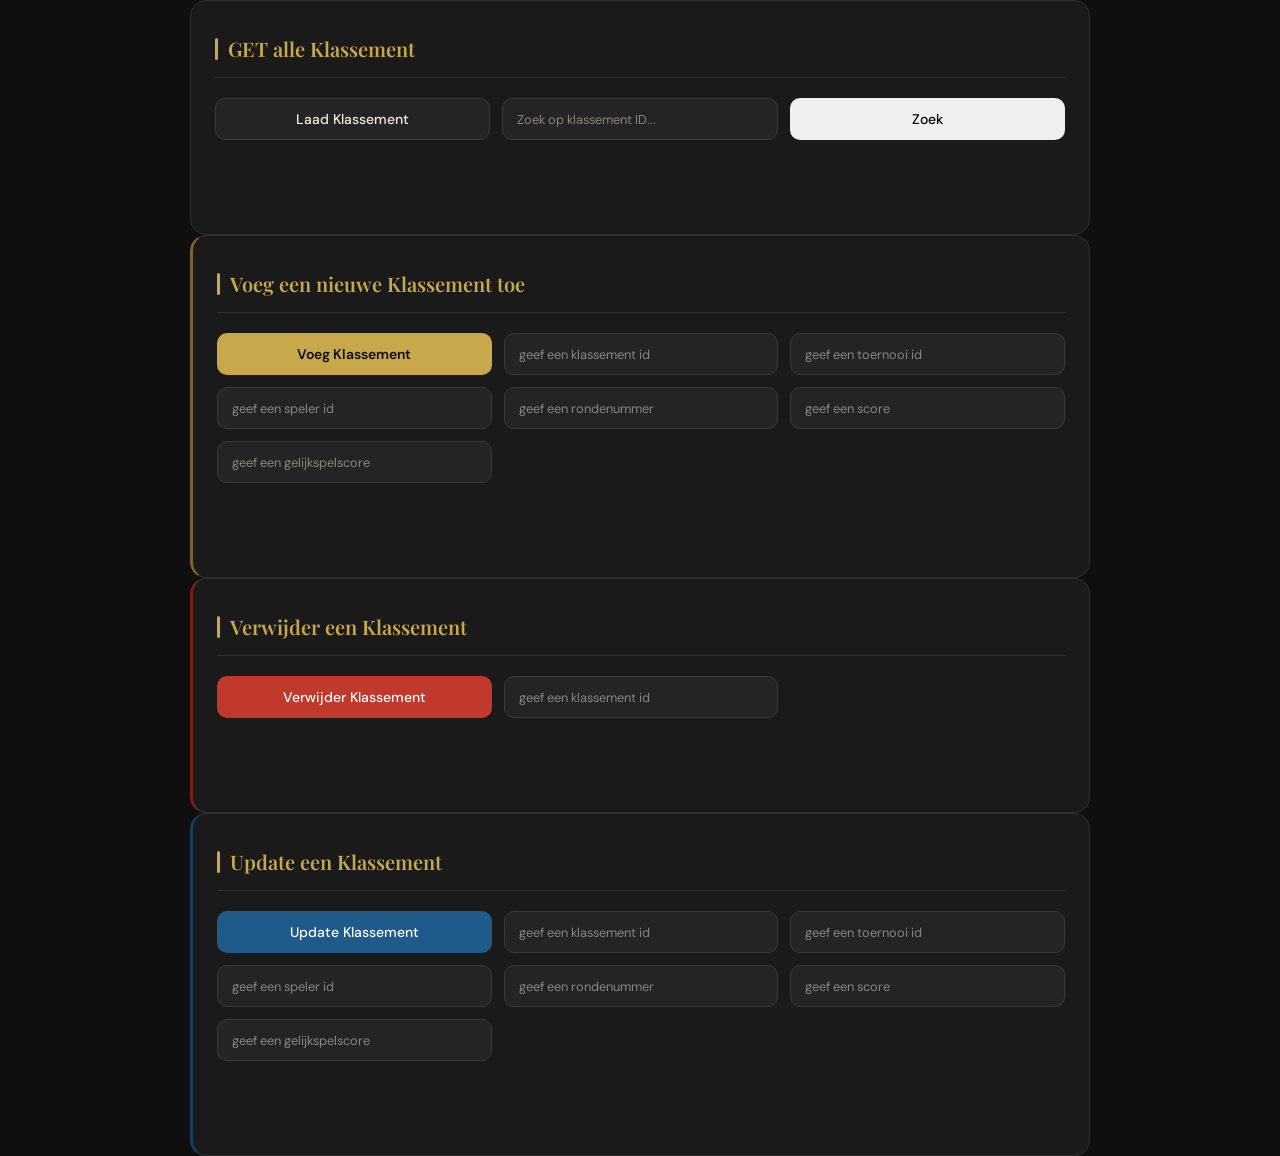
<file: klassement.html>
<!DOCTYPE html>
<html lang="en">
<head>
    <meta charset="UTF-8">
    <meta name="viewport" content="width=device-width, initial-scale=1.0">
    <title>Klassement</title>
    <link rel="stylesheet" href="theme.css" />
    <link rel="stylesheet" href="styles.css" />
    <script src="theme.js"></script>
</head>
<body>

    <section aria-labelledby="Get-Klassement-title">
      <h2 id="Get-Klassement-title">GET alle Klassement</h2>
      <div class="Get-Klassement">
        <button id="load-klassement">Laad Klassement</button>
        <input id="search-id" type="number" placeholder="Zoek op klassement ID..." />
        <button id="search-klassement-id">Zoek</button>
        <span id="status" role="status" aria-live="polite"></span>
      </div>
      <div id="results" class="grid" aria-live="polite"></div>
    </section>

    <section aria-labelledby="Post-Klassement-title">
      <h2 id="Post-Klassement-title">Voeg een nieuwe Klassement toe</h2>
      <div class="Post-Klassement">
        <button id="add-klassement">Voeg Klassement</button>
        <input id="klassement_id" type="number" placeholder="geef een klassement id" />
        <input id="toernooi_id" type="number" placeholder="geef een toernooi id" />
        <input id="speler_id" type="number" placeholder="geef een speler id" />
        <input id="rondenummer" type="number" placeholder="geef een rondenummer" />
        <input id="score" type="number" placeholder="geef een score" />
        <input id="gelijkspelscore" type="number" placeholder="geef een gelijkspelscore" />
        <span id="status-post" role="status" aria-live="polite"></span>
      </div>
    </section>

    <section aria-labelledby="Delete-Klassement-title">
      <h2 id="Delete-Klassement-title">Verwijder een Klassement</h2>
      <div class="Delete-Klassement">
        <button id="delete-klassement">Verwijder Klassement</button>
        <input id="delete-klassement_id" type="number" placeholder="geef een klassement id" />
        <span id="status-delete" role="status" aria-live="polite"></span>
      </div>
    </section>

    <section aria-labelledby="Put-Klassement-title">
      <h2 id="Put-Klassement-title">Update een Klassement</h2>
      <div class="Put-Klassement">
        <button id="update-klassement">Update Klassement</button>
        <input id="update-klassement_id" type="number" placeholder="geef een klassement id" />
        <input id="update-toernooi_id" type="number" placeholder="geef een toernooi id" />
        <input id="update-speler_id" type="number" placeholder="geef een speler id" />
        <input id="update-rondenummer" type="number" placeholder="geef een rondenummer" />
        <input id="update-score" type="number" placeholder="geef een score" />
        <input id="update-gelijkspelscore" type="number" placeholder="geef een gelijkspelscore" />
        <span id="status-put" role="status" aria-live="polite"></span>
      </div>
    </section>

    <script>
      window.alleKlassement = [];

      document.addEventListener('DOMContentLoaded', function() {

        function toonKlassementKaart(k, results) {
          var div = document.createElement('div');
          div.className = 'Get-Klassement';
          div.innerHTML =
            '<h3>ID: ' + (k.klassementId != null ? k.klassementId : '---') + '</h3>' +
            '<p>ToernooiID: ' + (k.toernooiId != null ? k.toernooiId : '---') + '</p>' +
            '<p>SpelerID: ' + (k.spelerId != null ? k.spelerId : '---') + '</p>' +
            '<p>RondeNummer: ' + (k.rondeNummer != null ? k.rondeNummer : '---') + '</p>' +
            '<p>Score: ' + (k.score != null ? k.score : '---') + '</p>' +
            '<p>GelijkspelScore: ' + (k.gelijkspelScore != null ? k.gelijkspelScore : '---') + '</p>';
          results.appendChild(div);
        }

        function zoekOpId() {
          var id = document.getElementById('search-id').value.trim();
          if (!id) { alert('Geef een klassement ID op.'); return; }

          var status = document.getElementById('status');
          var results = document.getElementById('results');

          if (window.alleKlassement.length > 0) {
            var gevonden = window.alleKlassement.filter(function(k) {
              return String(k.klassementId) === id;
            });
            if (gevonden.length > 0) {
              status.textContent = '';
              results.innerHTML = '';
              gevonden.forEach(function(k) { toonKlassementKaart(k, results); });
              return;
            }
          }

          status.textContent = 'Laden...';
          fetch('http://localhost:5080/api/Klassement/' + id)
            .then(function(r) {
              if (!r.ok) throw new Error('Klassement niet gevonden');
              return r.json();
            })
            .then(function(data) {
              status.textContent = '';
              results.innerHTML = '';
              var lijst = Array.isArray(data) ? data : [data];
              lijst.forEach(function(k) { toonKlassementKaart(k, results); });
            })
            .catch(function(err) {
              status.textContent = err.message;
            });
        }

        document.getElementById('search-klassement-id').addEventListener('click', zoekOpId);
        document.getElementById('search-id').addEventListener('keydown', function(e) {
          if (e.key === 'Enter') zoekOpId();
        });
      });
    </script>

    <script src="klassement.js"></script>

</body>
</html>
</file>
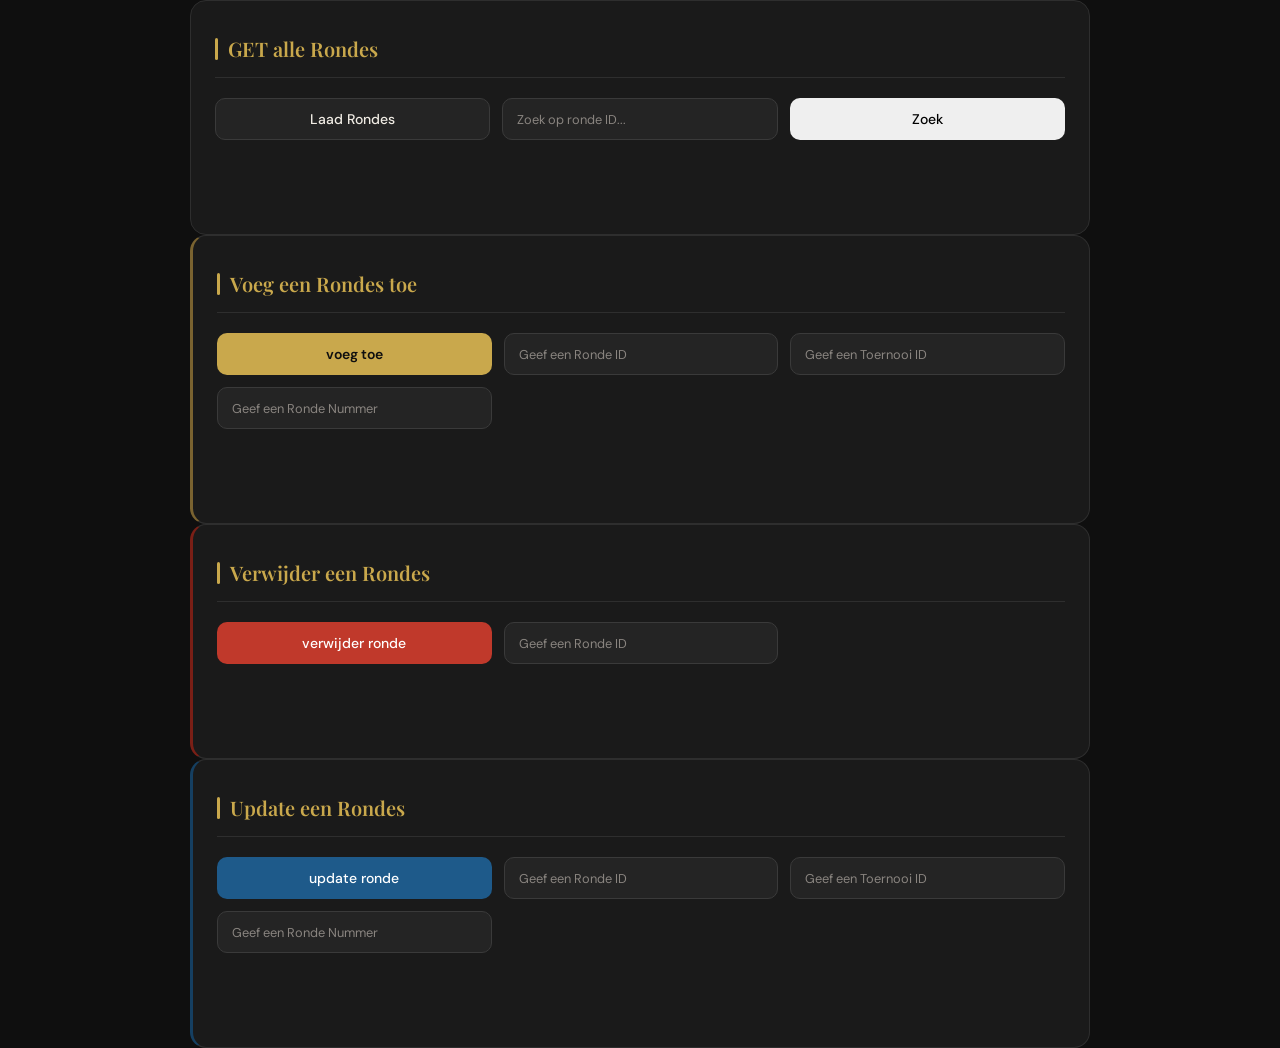
<file: ronde.html>
<!DOCTYPE html>
<html lang="en">
<head>
    <meta charset="UTF-8">
    <meta name="viewport" content="width=device-width, initial-scale=1.0">
    <title>Rondes</title>
    <link rel="stylesheet" href="theme.css" />  <!-- voor je styles.css -->
<script src="theme.js">
  (function() {
    if (localStorage.getItem('royal-gambit-theme') === 'day')
      document.body.classList.add('day');
  })();
</script>
</head>
<body>

    <section aria-labelledby="Get-Rondes-title">
      <h2 id="Get-Rondes-title">GET alle Rondes</h2>
      <div class="Get-Rondes">
        <button id="load-rondes">Laad Rondes</button>
        <input id="search-id" type="number" placeholder="Zoek op ronde ID..." />
        <button id="search-ronde-id">Zoek</button>
        <span id="status" role="status" aria-live="polite"></span>
      </div>
      <div id="results" class="grid" aria-live="polite"></div>
    </section>

  <section aria-labelledby="Post-Rondes-title">
      <h2 id="Post-Rondes-title">Voeg een Rondes toe</h2>
      <div class="Post-Rondes">
        <button id="add-ronde">voeg toe</button>
        <input id="ronde_id" type="number" placeholder="Geef een Ronde ID" />
        <input id="toernooi_id" type="number" placeholder="Geef een Toernooi ID" />
        <input id="ronde_nummer" type="number" placeholder="Geef een Ronde Nummer" />
        <span id="status" role="status" aria-live="polite"></span>
      </div>
      <div id="results" class="grid" aria-live="polite"></div>
    </section>

     <section aria-labelledby="Delete-Rondes-title">
      <h2 id="Delete-Rondes-title">Verwijder een Rondes</h2>
      <div class="Delete-Rondes">
        <button id="delete-ronde">verwijder ronde</button>
        <input id="delete-ronde_id" type="number" placeholder="Geef een Ronde ID" />
        <span id="status" role="status" aria-live="polite"></span>
      </div>
      <div id="results" class="grid" aria-live="polite"></div>
    </section>

     <section aria-labelledby="Put-Rondes-title">
      <h2 id="Put-Rondes-title">Update een Rondes</h2>
      <div class="Put-Rondes">
        <button id="update-ronde">update ronde</button>
        <input id="update-ronde_id" type="number" placeholder="Geef een Ronde ID" />
        <input id="update-toernooi_id" type="number" placeholder="Geef een Toernooi ID" />
        <input id="update-ronde_nummer" type="number" placeholder="Geef een Ronde Nummer" />
        <span id="status" role="status" aria-live="polite"></span>
      </div>
      <div id="results" class="grid" aria-live="polite"></div>
    </section>
    <script>
      window.alleRondes = [];
      document.addEventListener("DOMContentLoaded", function() {
        function toonRondeKaart(r, results) {
          const div = document.createElement("div");
          div.className = "Get-Rondes";
          div.innerHTML = "<h3>ID: " + (r.rondeId ?? "—") + "</h3>"
            + "<p>ToernooiID: " + (r.toernooiId ?? "—") + "</p>"
            + "<p>RondeNummer: " + (r.rondeNummer ?? "—") + "</p>";
          results.appendChild(div);
        }
        function zoekOpId() {
          const id = document.getElementById("search-id").value.trim();
          if (!id) { alert("Geef een ronde ID op."); return; }
          const status = document.getElementById("status");
          const results = document.getElementById("results");
          if (window.alleRondes.length > 0) {
            const gevonden = window.alleRondes.filter(r => String(r.rondeId) === id);
            if (gevonden.length > 0) {
              status.textContent = ""; results.innerHTML = "";
              gevonden.forEach(r => toonRondeKaart(r, results)); return;
            }
          }
          status.textContent = "Laden…";
          fetch("http://localhost:5080/api/Ronde/" + id)
            .then(r => { if (!r.ok) throw new Error("Ronde niet gevonden"); return r.json(); })
            .then(data => {
              status.textContent = ""; results.innerHTML = "";
              const lijst = Array.isArray(data) ? data : [data];
              lijst.forEach(r => toonRondeKaart(r, results));
            })
            .catch(err => { status.textContent = err.message; });
        }
        document.getElementById("search-ronde-id").addEventListener("click", zoekOpId);
        document.getElementById("search-id").addEventListener("keydown", function(e) { if (e.key === "Enter") zoekOpId(); });
      });
    </script>
    <script src="ronde.js"></script>
    <link rel="stylesheet" href="styles.css" />
    
    </main>
</body>
</html>
</file>
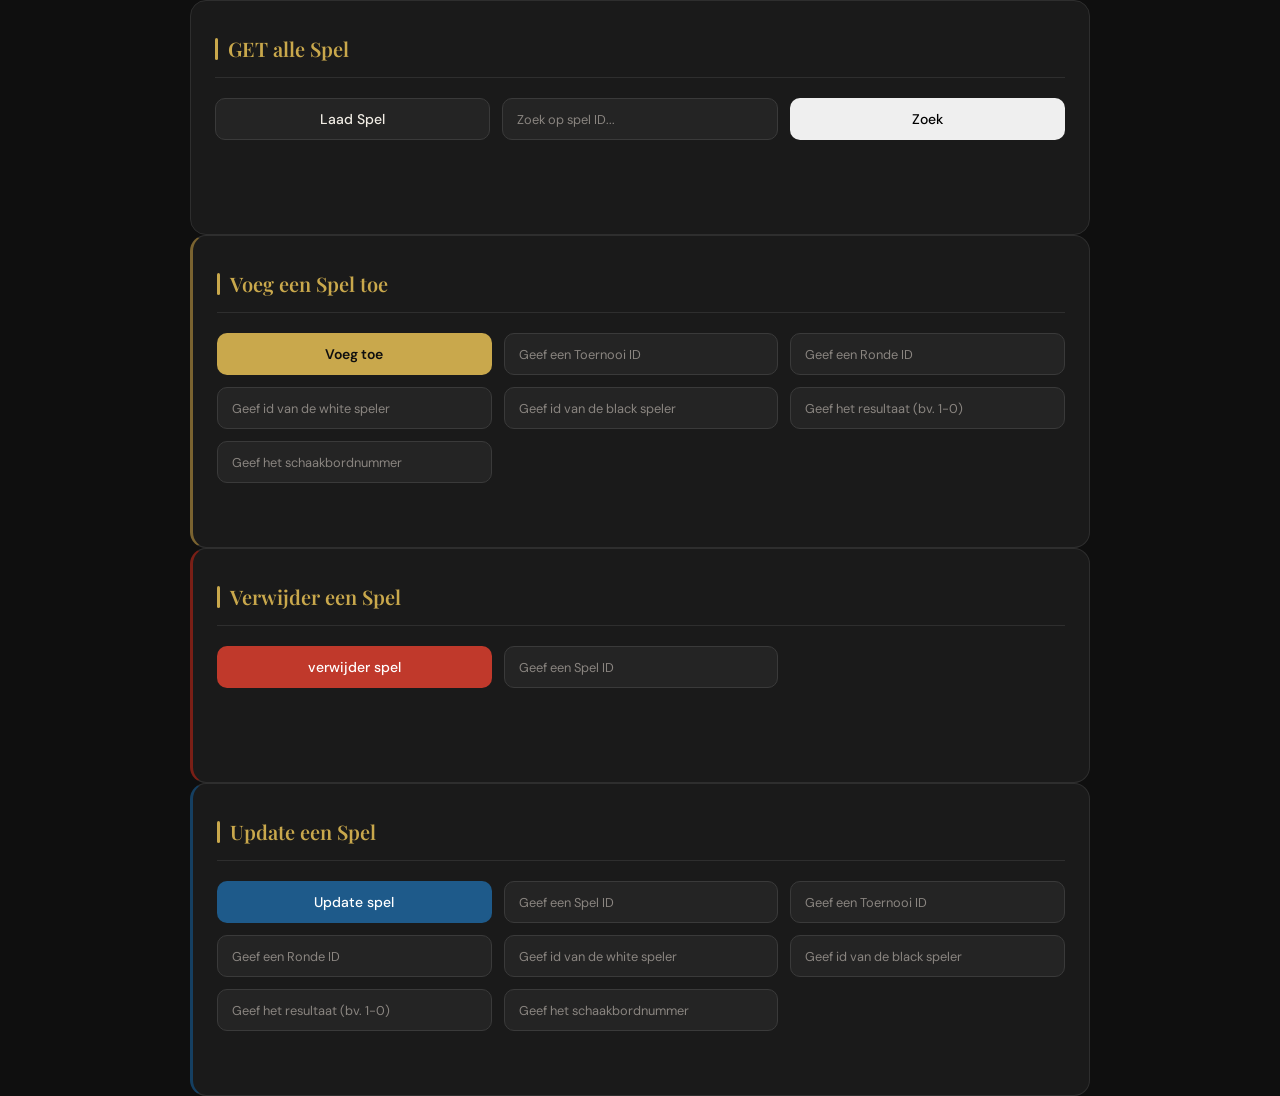
<file: spel.html>
<!DOCTYPE html>
<html lang="en">
<head>
    <meta charset="UTF-8">
    <meta name="viewport" content="width=device-width, initial-scale=1.0">
    <title>Spel</title>
    <link rel="stylesheet" href="theme.css" />  <!-- voor je styles.css -->
<script src="theme.js">
  (function() {
    if (localStorage.getItem('royal-gambit-theme') === 'day')
      document.body.classList.add('day');
  })();
</script>
</head>
<body>

    <section aria-labelledby="Get-Spel-title">
      <h2 id="Get-Spel-title">GET alle Spel</h2>
      <div class="Get-Spel">
        <button id="load-spel">Laad Spel</button>
        <input id="search-id" type="number" placeholder="Zoek op spel ID..." />
        <button id="search-spel-id">Zoek</button>
        <span id="status" role="status" aria-live="polite"></span>
      </div>
      <div id="results" class="grid" aria-live="polite"></div>
    </section>

    <section aria-labelledby="Post-Spel-title">
  <h2 id="Post-Spel-title">Voeg een Spel toe</h2>
  <div class="Post-Spel">
    <button id="add-spel">Voeg toe</button>
    <input id="toernooi_id" type="number" placeholder="Geef een Toernooi ID" />
    <input id="ronde_id" type="number" placeholder="Geef een Ronde ID" />
    <input id="White_speler" type="number" placeholder="Geef id van de white speler" />
    <input id="Black_speler" type="number" placeholder="Geef id van de black speler" />
    <input id="resultaat" type="text" placeholder="Geef het resultaat (bv. 1-0)" />  <!-- ✅ text -->
    <input id="schaakbordnummer" type="number" placeholder="Geef het schaakbordnummer" />
  </div>
</section>
  
    <section aria-labelledby="Delete-Spel-title">
      <h2 id="Delete-Spel-title">Verwijder een Spel</h2>
      <div class="Delete-Spel">
        <button id="delete-spel">verwijder spel</button>
        <input id="delete-spel_id" type="number" placeholder="Geef een Spel ID" />
        <span id="status" role="status" aria-live="polite"></span>
      </div>
      <div id="results" class="grid" aria-live="polite"></div>
    </section>
   
   
     <section aria-labelledby="Put-Spel-title">
  <h2 id="Put-Spel-title">Update een Spel</h2>
  <div class="Put-Spel">
    <button id="update-spel">Update spel</button>
    <input id="update-spel_id" type="number" placeholder="Geef een Spel ID" />       <!-- ✅ -->
    <input id="update-toernooi_id" type="number" placeholder="Geef een Toernooi ID" />
    <input id="update-ronde_id" type="number" placeholder="Geef een Ronde ID" />
    <input id="update-White_speler" type="number" placeholder="Geef id van de white speler" />
    <input id="update-Black_speler" type="number" placeholder="Geef id van de black speler" />
    <input id="update-resultaat" type="text" placeholder="Geef het resultaat (bv. 1-0)" />  <!-- ✅ text -->
    <input id="update-schaakbordnummer" type="number" placeholder="Geef het schaakbordnummer" />
  </div>
</section>
    <script>
      window.alleSpellen = [];
      document.addEventListener("DOMContentLoaded", function() {
        function toonSpelKaart(s, results) {
          const div = document.createElement("div");
          div.className = "Get-Spel";
          div.innerHTML = "<h3>" + (s.spelId ?? "—") + "</h3>"
            + "<p>ToernooiID: " + (s.toernooiId ?? "—") + "</p>"
            + "<p>RondeID: " + (s.rondeId ?? "—") + "</p>"
            + "<p>WhiteSpeler: " + (s.whiteSpelerId ?? "—") + "</p>"
            + "<p>ZwarteSpeler: " + (s.blackSpelerId ?? "—") + "</p>"
            + "<p>Resultaat: " + (s.resultaat ?? "—") + "</p>"
            + "<p>SchaakbordNummer: " + (s.schaakbordNummer ?? "—") + "</p>";
          results.appendChild(div);
        }
        function zoekOpId() {
          const id = document.getElementById("search-id").value.trim();
          if (!id) { alert("Geef een spel ID op."); return; }
          const status = document.getElementById("status");
          const results = document.getElementById("results");
          if (window.alleSpellen.length > 0) {
            const gevonden = window.alleSpellen.filter(s => String(s.spelId) === id);
            if (gevonden.length > 0) {
              status.textContent = ""; results.innerHTML = "";
              gevonden.forEach(s => toonSpelKaart(s, results)); return;
            }
          }
          status.textContent = "Laden…";
          fetch("http://localhost:5080/api/Spel/" + id)
            .then(r => { if (!r.ok) throw new Error("Spel niet gevonden"); return r.json(); })
            .then(data => {
              status.textContent = ""; results.innerHTML = "";
              const lijst = Array.isArray(data) ? data : [data];
              lijst.forEach(s => toonSpelKaart(s, results));
            })
            .catch(err => { status.textContent = err.message; });
        }
        document.getElementById("search-spel-id").addEventListener("click", zoekOpId);
        document.getElementById("search-id").addEventListener("keydown", function(e) { if (e.key === "Enter") zoekOpId(); });
      });
    </script>
     <script src="spel.js"></script>
    <link rel="stylesheet" href="styles.css" />


    </main>
</body>
</html>
</file>
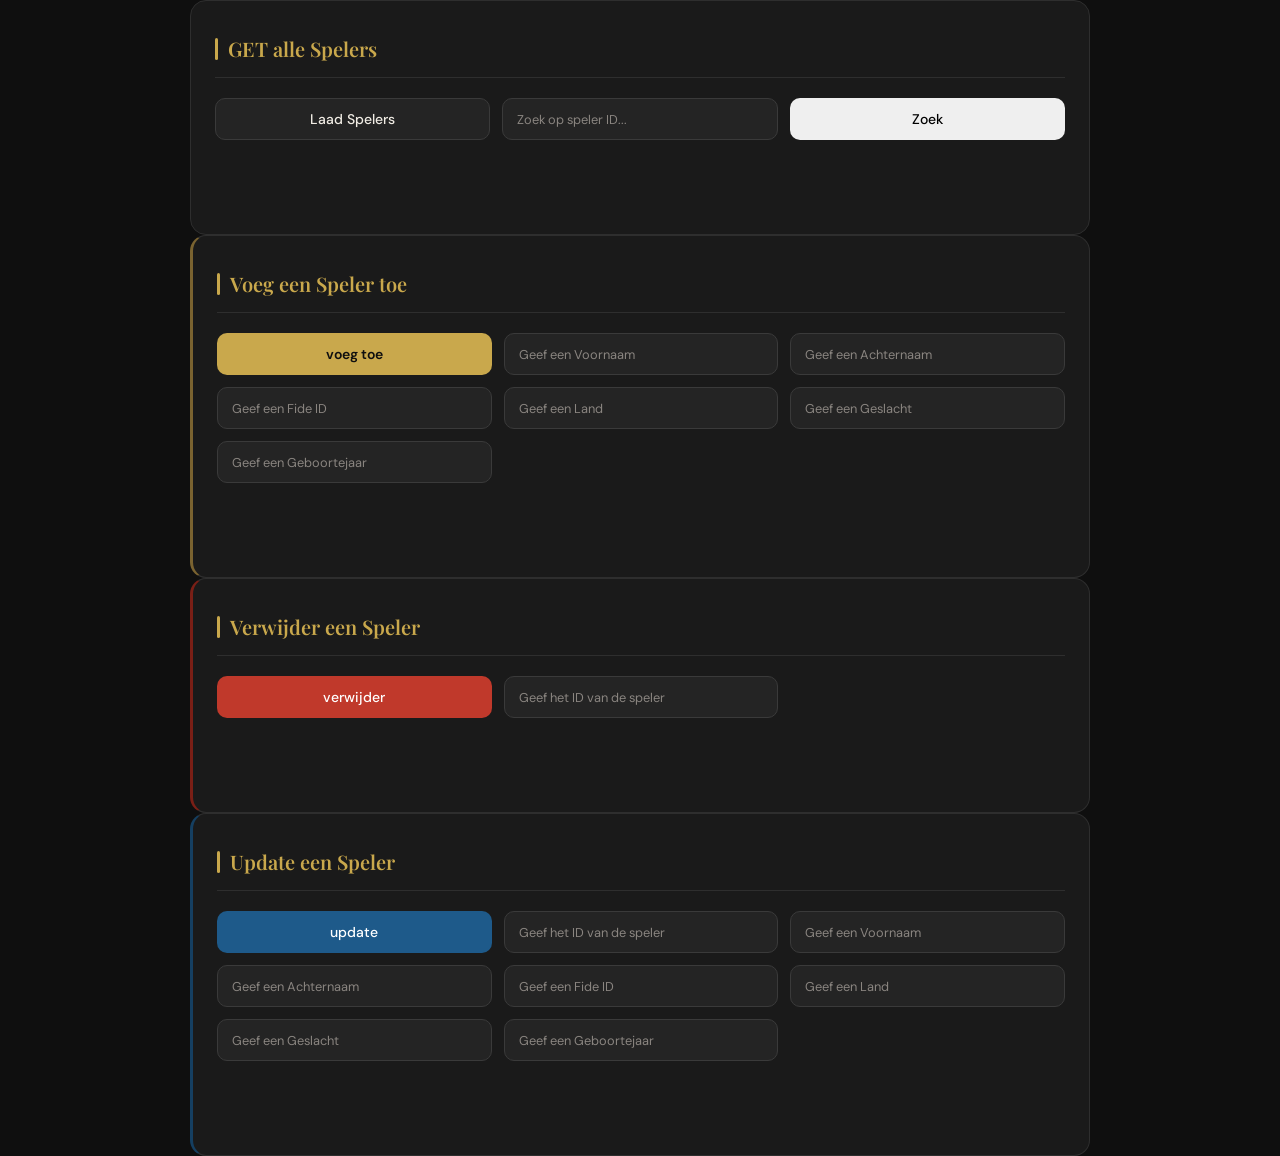
<file: spelers.html>
<!DOCTYPE html>
<html lang="en">
<head>
    <meta charset="UTF-8">
    <meta name="viewport" content="width=device-width, initial-scale=1.0">
    <title>Spelers</title>
    <link rel="stylesheet" href="theme.css" />  <!-- voor je styles.css -->
<script src="theme.js">
  (function() {
    if (localStorage.getItem('royal-gambit-theme') === 'day')
      document.body.classList.add('day');
  })();
</script>
</head>
<body>
   
    <section aria-labelledby="Get-Spelers-title">
      <h2 id="Get-Spelers-title">GET alle Spelers</h2>
      <div class="Get-Spelers">
        <button id="load-spelers">Laad Spelers</button>
        <input id="search-id" type="number" placeholder="Zoek op speler ID..." />
        <button id="search-speler-id">Zoek</button>
        <span id="status" role="status" aria-live="polite"></span>
      </div>
      <div id="results" class="grid" aria-live="polite"></div>
    </section>

    <section aria-labelledby="Post-Spelers-title">
      <h2 id="Post-Spelers-title">Voeg een Speler toe</h2>
      <div class="Post-Spelers">
        <button id="add-speler">voeg toe</button>
        <input id="voornaam" type="text" placeholder="Geef een Voornaam" />
        <input id="achternaam" type="text" placeholder="Geef een Achternaam" />
        <input id="fide_id" type="number" placeholder="Geef een Fide ID" />
        <input id="land" type="text" placeholder="Geef een Land" />
        <input id="geslacht" type="text" placeholder="Geef een Geslacht" />
        <input id="geboortejaar" type="number" placeholder="Geef een Geboortejaar" />
        <span id="status" role="status" aria-live="polite"></span>
      </div>
      <div id="results" class="grid" aria-live="polite"></div>
    </section>

    <section aria-labelledby="Delete-Spelers-title">
      <h2 id="Delete-Spelers-title">Verwijder een Speler</h2>
      <div class="Delete-Spelers">
        <button id="delete-speler">verwijder</button>
        <input id="Id_van_speler" type="text" placeholder="Geef het ID van de speler" />
        <span id="status" role="status" aria-live="polite"></span>
      </div>
      <div id="results" class="grid" aria-live="polite"></div>
    </section>
   
   
    <section aria-labelledby="Put-Spelers-title">
      <h2 id="Put-Spelers-title">Update een Speler</h2>
      <div class="Put-Spelers">
        <button id="update-speler">update</button>
        <input id="update-speler_id" type="number" placeholder="Geef het ID van de speler" />
        <input id="update-voornaam" type="text" placeholder="Geef een Voornaam" />
        <input id="update-achternaam" type="text" placeholder="Geef een Achternaam" />
        <input id="update-fide_id" type="number" placeholder="Geef een Fide ID" />
        <input id="update-land" type="text" placeholder="Geef een Land" />
        <input id="update-geslacht" type="text" placeholder="Geef een Geslacht" />
        <input id="update-geboortejaar" type="number" placeholder="Geef een Geboortejaar" />
        <span id="status" role="status" aria-live="polite"></span>
      </div>
      <div id="results" class="grid" aria-live="polite"></div>
    </section>
    <script>
      // Globale lijst van geladen spelers (wordt gevuld door spelers.js via window.alleSpelers)
      window.alleSpelers = [];

      document.addEventListener('DOMContentLoaded', function() {

        function toonSpelerKaart(s, results) {
          const div = document.createElement('div');
          div.className = 'Get-Spelers';
          div.innerHTML = `
            <h3>${s.spelerId ?? s.speler_id ?? '—'}</h3>
            <p>Voornaam: ${s.voornaam ?? '—'}</p>
            <p>Achternaam: ${s.achternaam ?? '—'}</p>
            <p>FIDE ID: ${s.fideId ?? s.fide_id ?? '—'}</p>
            <p>Land: ${s.land ?? '—'}</p>
            <p>Geslacht: ${s.geslacht ?? '—'}</p>
            <p>Geboortejaar: ${s.geboortejaar ?? '—'}</p>
          `;
          results.appendChild(div);
        }

        function zoekOpId() {
          const spelerId = document.getElementById('search-id').value.trim();
          if (!spelerId) { alert('Geef een speler ID op.'); return; }

          const status  = document.getElementById('status');
          const results = document.getElementById('results');

          // Eerst proberen uit de al geladen lijst te filteren
          if (window.alleSpelers.length > 0) {
            const gevonden = window.alleSpelers.filter(s =>
              String(s.spelerId ?? s.speler_id ?? '') === spelerId
            );
            if (gevonden.length > 0) {
              status.textContent = '';
              results.innerHTML = '';
              gevonden.forEach(s => toonSpelerKaart(s, results));
              return;
            }
          }

          // Fallback: directe API-call
          status.textContent = 'Laden…';
          fetch(`http://localhost:5080/api/Speler/${spelerId}`)
            .then(response => {
              if (!response.ok) throw new Error('Speler niet gevonden');
              return response.json();
            })
            .then(data => {
              status.textContent = '';
              results.innerHTML = '';
              // API kan array of enkel object teruggeven
              const lijst = Array.isArray(data) ? data : [data];
              lijst.forEach(s => toonSpelerKaart(s, results));
            })
            .catch(err => {
              status.textContent = err.message;
            });
        }

        document.getElementById('search-speler-id').addEventListener('click', zoekOpId);

        document.getElementById('search-id').addEventListener('keydown', function(e) {
          if (e.key === 'Enter') zoekOpId();
        });
      });
    </script>
    <script src="spelers.js"></script>
    <link rel="stylesheet" href="styles.css" />

  </main>
</body>
</html>
</file>
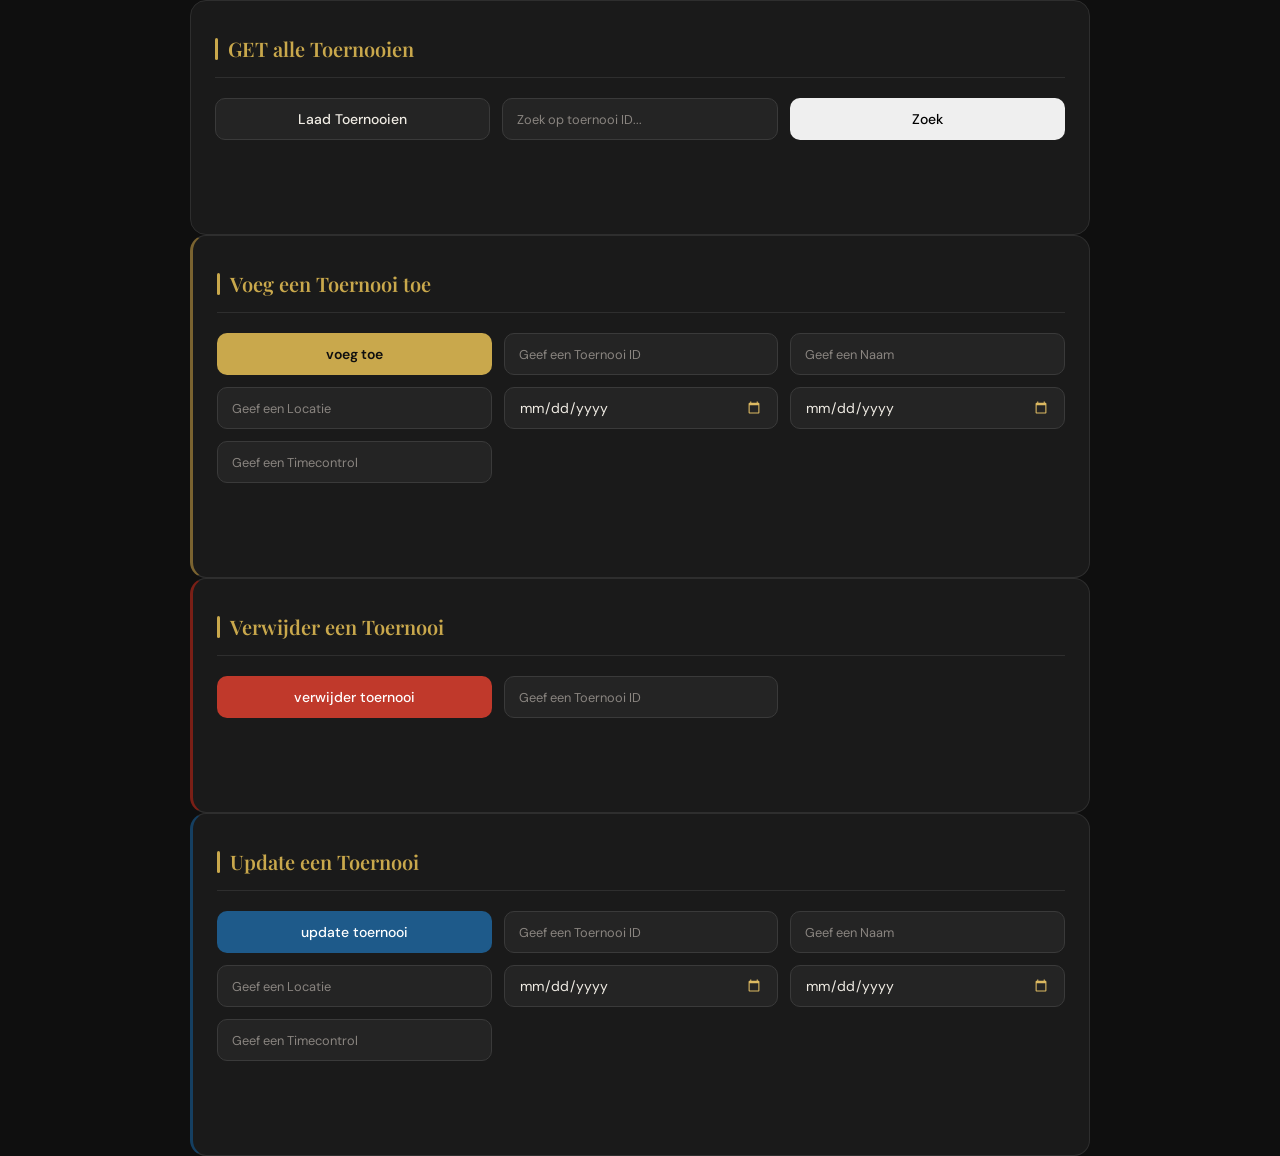
<file: toernooien.html>
<!DOCTYPE html>
<html lang="en">
<head>
    <meta charset="UTF-8">
    <meta name="viewport" content="width=device-width, initial-scale=1.0">
    <title>Toernooien</title>
    <link rel="stylesheet" href="theme.css" />  <!-- voor je styles.css -->
     <script src="theme.js">
      (function() {
    if (localStorage.getItem('royal-gambit-theme') === 'day')
      document.body.classList.add('day');
  })();
     </script>
</head>
<body>
    
    <section aria-labelledby="Get-Toernooien-title">
      <h2 id="Get-Toernooien-title">GET alle Toernooien</h2>
      <div class="Get-Toernooien">
        <button id="load-toernooien">Laad Toernooien</button>
        <input id="search-id" type="number" placeholder="Zoek op toernooi ID..." />
        <button id="search-toernooi-id">Zoek</button>
        <span id="status" role="status" aria-live="polite"></span>
      </div>
      <div id="results" class="grid" aria-live="polite"></div>
    </section>
  
    <section aria-labelledby="Post-Toernooi-title">
      <h2 id="Post-Toernooi-title">Voeg een Toernooi toe</h2>
      <div class="Post-Toernooi">
        <button id="add-toernooi">voeg toe</button>
        <input id="toernooi_id" type="number" placeholder="Geef een Toernooi ID" />
        <input id="naam" type="text" placeholder="Geef een Naam" />
        <input id="locatie" type="text" placeholder="Geef een Locatie" />
        <input id="start_datum" type="date" placeholder="Geef een Start Datum" />
        <input id="eind_datum" type="date" placeholder="Geef een Eind Datum" />
        <input id="timecontrol" type="text" placeholder="Geef een Timecontrol" />
        <span id="status" role="status" aria-live="polite"></span>
      </div>
      <div id="results" class="grid" aria-live="polite"></div>
    </section>
   
    <section aria-labelledby="Delete-Toernooi-title">
      <h2 id="Delete-Toernooi-title">Verwijder een Toernooi</h2>
      <div class="Delete-Toernooi">
        <button id="delete-toernooi">verwijder toernooi</button>
        <input id="delete-toernooi_id" type="number" placeholder="Geef een Toernooi ID" />
        <span id="status" role="status" aria-live="polite"></span>
      </div>
      <div id="results" class="grid" aria-live="polite"></div>
    </section>
   
     <section aria-labelledby="Put-Toernooi-title">
      <h2 id="Put-Toernooi-title">Update een Toernooi</h2>
      <div class="Put-Toernooi">
        <button id="update-toernooi">update toernooi</button>
        <input id="update-toernooi_id" type="number" placeholder="Geef een Toernooi ID" />
        <input id="update-naam" type="text" placeholder="Geef een Naam" />
        <input id="update-locatie" type="text" placeholder="Geef een Locatie" />
        <input id="update-start_datum" type="date" placeholder="Geef een Start Datum" />
        <input id="update-eind_datum" type="date" placeholder="Geef een Eind Datum" />
        <input id="update-timecontrol" type="text" placeholder="Geef een Timecontrol" />
        <span id="status" role="status" aria-live="polite"></span>
      </div>
      <div id="results" class="grid" aria-live="polite"></div>
    </main>
</body>
      <script>
      window.alleToernooien = [];
      document.addEventListener("DOMContentLoaded", function() {
        function toonToernooiKaart(t, results) {
          const div = document.createElement("div");
          div.className = "Get-Toernooien";
          const sd = t.startDatum ? new Date(t.startDatum).toLocaleDateString("nl-BE") : "—";
          const ed = t.eindDatum  ? new Date(t.eindDatum).toLocaleDateString("nl-BE")  : "—";
          div.innerHTML = "<h3>" + (t.toernooiId ?? "—") + "</h3>"
            + "<p>Naam: " + (t.naam ?? "—") + "</p>"
            + "<p>Locatie: " + (t.locatie ?? "—") + "</p>"
            + "<p>StartDatum: " + sd + "</p>"
            + "<p>EindDatum: " + ed + "</p>"
            + "<p>TimeControle: " + (t.timeControle ?? "—") + "</p>";
          results.appendChild(div);
        }
        function zoekOpId() {
          const id = document.getElementById("search-id").value.trim();
          if (!id) { alert("Geef een toernooi ID op."); return; }
          const status = document.getElementById("status");
          const results = document.getElementById("results");
          if (window.alleToernooien.length > 0) {
            const gevonden = window.alleToernooien.filter(t => String(t.toernooiId) === id);
            if (gevonden.length > 0) {
              status.textContent = ""; results.innerHTML = "";
              gevonden.forEach(t => toonToernooiKaart(t, results)); return;
            }
          }
          status.textContent = "Laden…";
          fetch("http://localhost:5080/api/Schaak/" + id)
            .then(r => { if (!r.ok) throw new Error("Toernooi niet gevonden"); return r.json(); })
            .then(data => {
              status.textContent = ""; results.innerHTML = "";
              const lijst = Array.isArray(data) ? data : [data];
              lijst.forEach(t => toonToernooiKaart(t, results));
            })
            .catch(err => { status.textContent = err.message; });
        }
        document.getElementById("search-toernooi-id").addEventListener("click", zoekOpId);
        document.getElementById("search-id").addEventListener("keydown", function(e) { if (e.key === "Enter") zoekOpId(); });
      });
    </script>
      <script src="toernooien.js"></script>
      <link rel="stylesheet" href="styles.css" />
    </main>
</body>
</html>
</file>
<file: theme.css>
/* ── ROYAL GAMBIT THEME CSS ──
   Voeg toe aan elke pagina: <link rel="stylesheet" href="theme.css">
   Zet het VOOR je eigen styles.css
*/

/* NACHT MODUS (standaard) */
:root {
  --bg:       #0c0b09;
  --bg2:      #141210;
  --bg3:      #1c1a16;
  --bg4:      #242118;
  --gold:     #c9a84c;
  --gold2:    #e8c97a;
  --gold-dim: #6b5420;
  --cream:    #ede5d0;
  --muted:    #7a7160;
  --border:   rgba(201,168,76,0.15);
  --border2:  rgba(201,168,76,0.30);
  --nav-bg:   rgba(12,11,9,0.95);
}

/* DAG MODUS */
body.day {
  --bg:       #f5f0e8;
  --bg2:      #ede5d0;
  --bg3:      #e0d5be;
  --bg4:      #d4c8b0;
  --gold:     #7a5518;
  --gold2:    #9a7028;
  --gold-dim: #b8962a;
  --cream:    #1c1a14;
  --muted:    #6b5e44;
  --border:   rgba(100,70,20,0.18);
  --border2:  rgba(100,70,20,0.35);
  --nav-bg:   rgba(245,240,232,0.97);
}

/* Zachte overgang bij wisselen */
body {
  transition: background 0.35s ease, color 0.35s ease;
}

/* THEME TOGGLE KNOP - geldig op alle pagina's */
.theme-toggle {
  background: none;
  border: 1px solid var(--border2);
  border-radius: 2px;
  padding: 5px 12px;
  cursor: pointer;
  font-family: 'DM Mono', monospace;
  font-size: 0.68rem;
  letter-spacing: 0.08em;
  color: var(--muted);
  transition: all 0.2s;
  display: flex;
  align-items: center;
  gap: 0.4rem;
}
.theme-toggle:hover {
  border-color: var(--gold);
  color: var(--gold);
}
.theme-toggle .icon { font-size: 0.85rem; }
</file>
<file: styles.css>
@import url('https://fonts.googleapis.com/css2?family=Playfair+Display:wght@500;600;700&family=DM+Sans:ital,wght@0,300;0,400;0,500;1,300&display=swap');

/* ── Root Variables ── */
:root {
  --clr-bg:         #0f0f0f;
  --clr-surface:    #1a1a1a;
  --clr-surface2:   #242424;
  --clr-border:     #2e2e2e;
  --clr-border2:    #3a3a3a;
  --clr-gold:       #c9a84c;
  --clr-gold-light: #e2c97e;
  --clr-gold-dim:   #7a6330;
  --clr-text:       #f0ece4;
  --clr-muted:      #8a8580;
  --clr-danger:     #c0392b;
  --clr-danger-dim: #7a1f16;
  --clr-success:    #2e7d5e;
  --clr-update:     #1e5a8a;
  --clr-update-dim: #153f61;
  --radius:         10px;
  --radius-lg:      16px;
  --shadow:         0 4px 24px rgba(0,0,0,0.4);
  --transition:     0.18s ease;
}

/* ── DAG MODUS ── */
body.day {
  --clr-bg:         #f5f0e8;
  --clr-surface:    #ede5d0;
  --clr-surface2:   #e0d5be;
  --clr-border:     #c8b898;
  --clr-border2:    #b8a880;
  --clr-gold:       #7a5518;
  --clr-gold-light: #9a7028;
  --clr-gold-dim:   #b8962a;
  --clr-text:       #1c1a14;
  --clr-muted:      #6b5e44;
  --clr-danger:     #c0392b;
  --clr-danger-dim: #e8c0bc;
  --clr-success:    #2e7d5e;
  --clr-update:     #1e5a8a;
  --clr-update-dim: #c0d8f0;
}

/* ── Reset & Base ── */
*, *::before, *::after { box-sizing: border-box; margin: 0; padding: 0; }

html { scroll-behavior: smooth; }

body {
  font-family: 'DM Sans', sans-serif;
  background-color: var(--clr-bg);
  color: var(--clr-text);
  min-height: 100vh;
  line-height: 1.6;
  transition: background-color 0.35s ease, color 0.35s ease;
}

/* ── Page Layout ── */
main, body > section, body > div {
  max-width: 900px;
  margin: 0 auto;
  padding: 2rem 1.5rem 4rem;
}

/* ── Page Header ── */
.page-header {
  display: flex;
  align-items: center;
  gap: 16px;
  padding: 2.5rem 0 2rem;
  border-bottom: 1px solid var(--clr-border);
  margin-bottom: 2.5rem;
}

.page-header .chess-icon {
  font-size: 2rem;
  line-height: 1;
}

.page-header h1 {
  font-family: 'Playfair Display', serif;
  font-size: 2rem;
  font-weight: 700;
  color: var(--clr-gold);
  letter-spacing: -0.02em;
}

.page-header p {
  font-size: 0.875rem;
  color: var(--clr-muted);
  margin-top: 2px;
}

/* ── Nav Bar ── */
nav {
  background: var(--clr-surface);
  border-bottom: 1px solid var(--clr-border);
  position: sticky;
  top: 0;
  z-index: 100;
}

nav ul {
  display: flex;
  list-style: none;
  max-width: 900px;
  margin: 0 auto;
  padding: 0 1.5rem;
  gap: 0;
}

nav a {
  display: block;
  padding: 1rem 1.25rem;
  color: var(--clr-muted);
  text-decoration: none;
  font-size: 0.875rem;
  font-weight: 500;
  border-bottom: 2px solid transparent;
  transition: color var(--transition), border-color var(--transition);
}

nav a:hover,
nav a.active {
  color: var(--clr-gold);
  border-bottom-color: var(--clr-gold);
}

/* ── Section Cards ── */
section {
  background: var(--clr-surface);
  border: 1px solid var(--clr-border);
  border-radius: var(--radius-lg);
  padding: 1.75rem 2rem;
  margin-bottom: 1.5rem;
  transition: border-color var(--transition);
}

section:hover {
  border-color: var(--clr-border2);
}

section h2 {
  font-family: 'Playfair Display', serif;
  font-size: 1.25rem;
  font-weight: 600;
  color: var(--clr-gold);
  margin-bottom: 1.25rem;
  padding-bottom: 0.75rem;
  border-bottom: 1px solid var(--clr-border);
  display: flex;
  align-items: center;
  gap: 10px;
}

section h2::before {
  content: '';
  display: inline-block;
  width: 3px;
  height: 1.1em;
  background: var(--clr-gold);
  border-radius: 2px;
  flex-shrink: 0;
}

/* ── Input Grid ── */
.Get-Klassement,
.Post-Klassement,
.Delete-Klassement,
.Put-Klassement,
.Get-Rondes,
.Post-Rondes,
.Delete-Rondes,
.Put-Rondes,
.Get-Spel,
.Post-Spel,
.Delete-Spel,
.Put-Spel,
.Get-Spelers,
.Post-Spelers,
.Delete-Spelers,
.Put-Spelers,
.Get-Toernooien,
.Post-Toernooi,
.Delete-Toernooi,
.Put-Toernooi {
  display: grid;
  grid-template-columns: repeat(auto-fill, minmax(220px, 1fr));
  gap: 12px;
  align-items: end;
}

/* ── Inputs ── */
input[type="text"],
input[type="number"],
input[type="search"],
input[type="date"] {
  width: 100%;
  height: 42px;
  background: var(--clr-surface2);
  border: 1px solid var(--clr-border2);
  border-radius: var(--radius);
  padding: 0 14px;
  font-family: 'DM Sans', sans-serif;
  font-size: 0.875rem;
  color: var(--clr-text);
  outline: none;
  transition: border-color var(--transition), box-shadow var(--transition);
  -webkit-appearance: none;
}

input[type="text"]::placeholder,
input[type="number"]::placeholder,
input[type="search"]::placeholder,
input[type="date"]::placeholder {
  color: var(--clr-muted);
  font-size: 0.8rem;
}

input:focus {
  border-color: var(--clr-gold-dim);
  box-shadow: 0 0 0 3px rgba(201, 168, 76, 0.12);
}

input[type="date"]::-webkit-calendar-picker-indicator {
  filter: invert(0.6) sepia(1) saturate(2) hue-rotate(5deg);
  cursor: pointer;
}

/* ── Buttons ── */
button {
  height: 42px;
  padding: 0 20px;
  border: none;
  border-radius: var(--radius);
  font-family: 'DM Sans', sans-serif;
  font-size: 0.875rem;
  font-weight: 500;
  cursor: pointer;
  transition: opacity var(--transition), transform var(--transition), box-shadow var(--transition);
  white-space: nowrap;
}

button:active { transform: scale(0.97); }

/* Load / GET buttons */
button[id^="load-"] {
  background: var(--clr-surface2);
  color: var(--clr-text);
  border: 1px solid var(--clr-border2);
}
button[id^="load-"]:hover {
  border-color: var(--clr-gold-dim);
  color: var(--clr-gold-light);
}

/* Add / POST buttons */
button[id^="add-"] {
  background: var(--clr-gold);
  color: #0f0f0f;
  font-weight: 600;
}
button[id^="add-"]:hover {
  background: var(--clr-gold-light);
  box-shadow: 0 4px 16px rgba(201,168,76,0.3);
}

/* Delete buttons */
button[id^="delete-"] {
  background: var(--clr-danger);
  color: #fff;
}
button[id^="delete-"]:hover {
  background: #e74c3c;
  box-shadow: 0 4px 16px rgba(192,57,43,0.35);
}

/* Update / PUT buttons */
button[id^="update-"] {
  background: var(--clr-update);
  color: #fff;
}
button[id^="update-"]:hover {
  background: #2471a3;
  box-shadow: 0 4px 16px rgba(30,90,138,0.35);
}

/* ── Status Span ── */
span[id="status"],
span[role="status"] {
  grid-column: 1 / -1;
  font-size: 0.8rem;
  color: var(--clr-muted);
  min-height: 18px;
  padding: 4px 0;
}

/* ── Results Grid ── */
.grid {
  display: grid;
  grid-template-columns: repeat(auto-fill, minmax(200px, 1fr));
  gap: 12px;
  margin-top: 1.25rem;
}

.grid:empty { display: none; }

/* Result cards injected by JS */
.result-card {
  background: var(--clr-surface2);
  border: 1px solid var(--clr-border);
  border-radius: var(--radius);
  padding: 1rem 1.125rem;
  font-size: 0.85rem;
  animation: fadeUp 0.25s ease;
}

.result-card strong {
  display: block;
  font-weight: 600;
  color: var(--clr-gold-light);
  margin-bottom: 6px;
  font-size: 0.95rem;
}

.result-card span {
  display: block;
  color: var(--clr-muted);
  line-height: 1.7;
}

@keyframes fadeUp {
  from { opacity: 0; transform: translateY(6px); }
  to   { opacity: 1; transform: none; }
}

/* ── Section color accents ── */
section:has(button[id^="delete-"]) {
  border-left: 3px solid var(--clr-danger-dim);
}

section:has(button[id^="update-"]) {
  border-left: 3px solid var(--clr-update-dim);
}

section:has(button[id^="add-"]) {
  border-left: 3px solid var(--clr-gold-dim);
}

/* ── Scrollbar ── */
::-webkit-scrollbar { width: 6px; }
::-webkit-scrollbar-track { background: var(--clr-bg); }
::-webkit-scrollbar-thumb { background: var(--clr-border2); border-radius: 3px; }
::-webkit-scrollbar-thumb:hover { background: var(--clr-muted); }

/* ── Responsive ── */
@media (max-width: 600px) {
  section { padding: 1.25rem 1rem; }
  .page-header h1 { font-size: 1.5rem; }

  .Get-Klassement,
  .Post-Klassement,
  .Delete-Klassement,
  .Put-Klassement,
  .Get-Rondes,
  .Post-Rondes,
  .Delete-Rondes,
  .Put-Rondes,
  .Get-Spel,
  .Post-Spel,
  .Delete-Spel,
  .Put-Spel,
  .Get-Spelers,
  .Post-Spelers,
  .Delete-Spelers,
  .Put-Spelers,
  .Get-Toernooien,
  .Post-Toernooi,
  .Delete-Toernooi,
  .Put-Toernooi {
    grid-template-columns: 1fr;
  }
}
</file>
